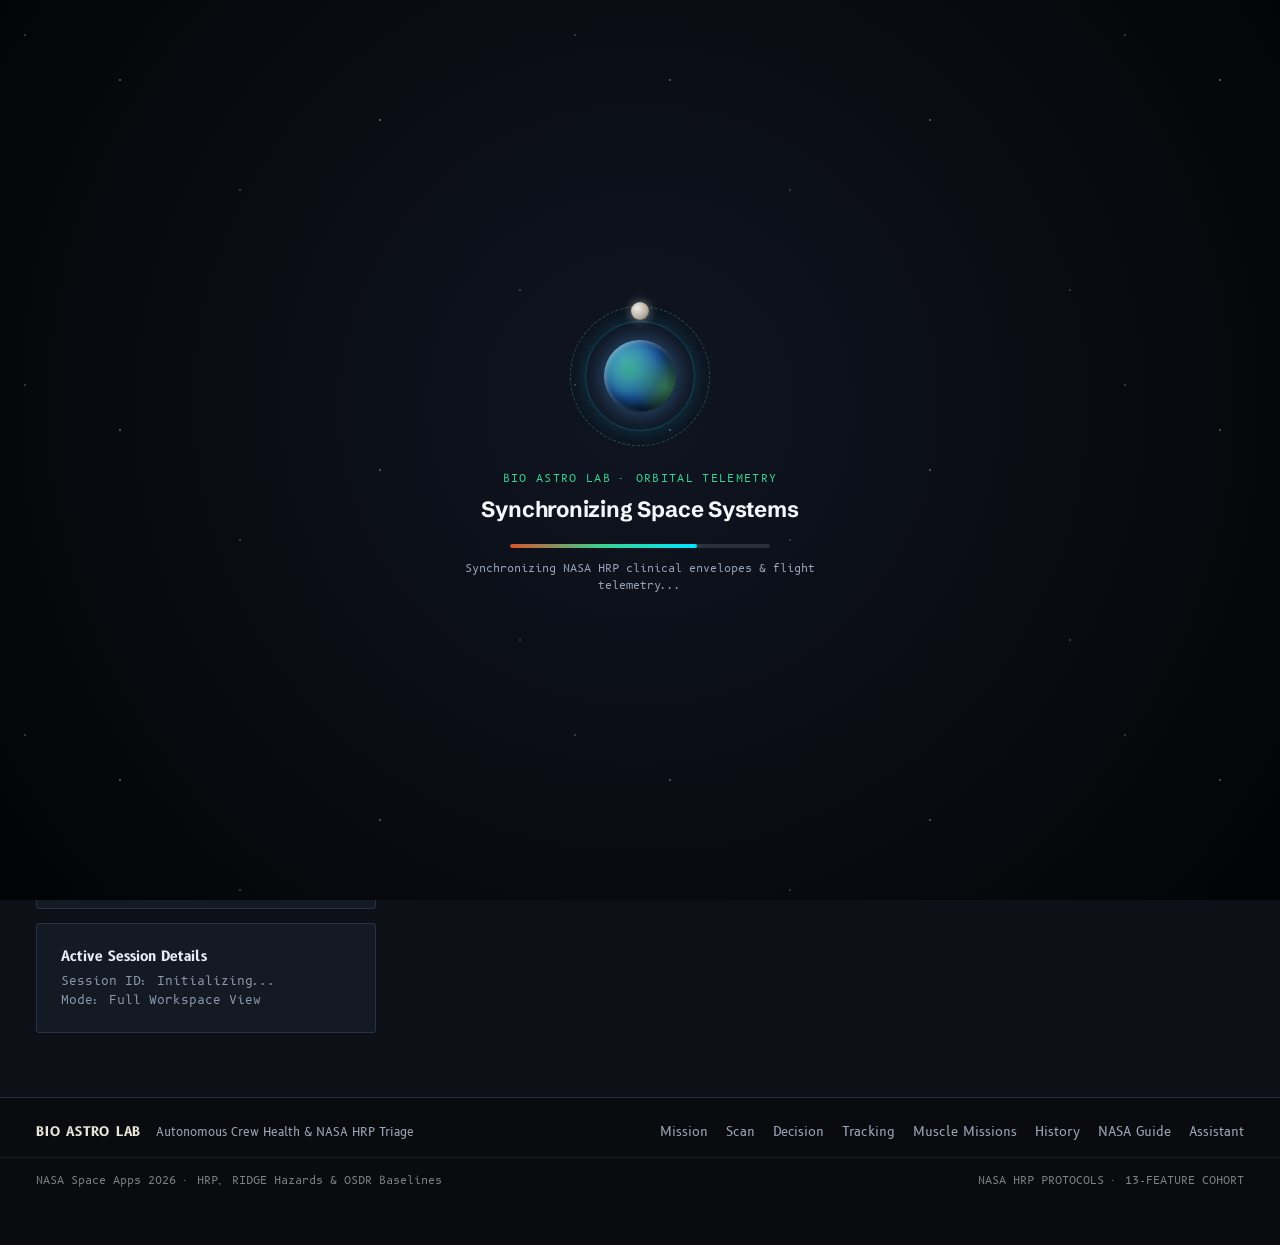
<file: assistant.html>
<!DOCTYPE html>
<html lang="en">
<head>
  <meta charset="UTF-8">
  <meta name="viewport" content="width=device-width, initial-scale=1.0">
  <title>Bio Astro Lab — Mission Assistant</title>
  <link rel="icon" href="assets/favicon.svg" type="image/svg+xml">
  <link rel="alternate icon" href="favicon.ico">
  <link rel="stylesheet" href="styles.css?v=20261115b">
</head>
<body class="app-shell">
  <header id="appHeader"></header>

  <main class="workspace-main">
    <div class="workspace-wrap">
      <div class="page-header-strip">
        <div>
          <span class="mono-num" style="font-size:11px;color:var(--accent-vermilion-paper);letter-spacing:0.06em;">CONTEXT-AWARE CREW COMPANION</span>
          <h1>Mission Assistant</h1>
        </div>
        <div style="display:flex;gap:10px;flex-wrap:wrap;align-items:center;">
          <select id="assistantModeSelect" class="input-field" aria-label="Select chat mode" style="width:auto;min-width:190px;">
            <option value="companion" selected>Open Discussion (Free Chat)</option>
            <option value="session">Daily Check-in (7 Questions)</option>
          </select>
          <select id="assistantCrewSelect" class="input-field" aria-label="Select active crew member" style="width:auto;min-width:210px;"></select>
          <button id="restartChatSessionBtn" type="button" class="btn-outline" style="white-space:nowrap;">New Conversation</button>
          <a href="scan.html" class="btn-primary" style="white-space:nowrap;">Run Health Scan &rarr;</a>
        </div>
      </div>

      <div class="assistant-grid">
        <aside class="assistant-sidebar">
          <section class="ledger-card">
            <div style="display:flex;justify-content:space-between;align-items:center;gap:8px;margin-bottom:10px;">
              <strong style="font-size:14px;">Chatbot Service</strong>
              <span id="chatBackendStatusPill" class="assistant-status-pill offline">Checking...</span>
            </div>
            <p id="chatBackendHelpText" style="font-size:12.5px;color:var(--ink-muted-paper);line-height:1.5;margin:0 0 12px;">
              Checking assistant backend connection or Offline NASA Copilot readiness...
            </p>
            <div style="display:flex;gap:8px;flex-wrap:wrap;margin-bottom:10px;">
              <button id="retryChatBackendBtn" type="button" class="btn-outline" style="font-size:12px;padding:7px 12px;">Check Connection</button>
              <button id="openOfflineFallbackBtn" type="button" class="btn-outline hidden" style="font-size:12px;padding:7px 12px;">Use Offline NASA Guide</button>
            </div>
            <div style="border-top:1px solid rgba(20,24,31,0.12);padding-top:10px;margin-top:8px;">
              <label for="chatApiBaseInput" style="display:block;font-size:11px;font-weight:600;letter-spacing:0.06em;text-transform:uppercase;color:var(--ink-muted-paper);margin-bottom:6px;">
                Deployed Backend URL (Optional)
              </label>
              <div style="display:flex;gap:6px;flex-wrap:wrap;align-items:center;">
                <input id="chatApiBaseInput" class="input-field" type="url" placeholder="https://your-chatbot.onrender.com"
                  style="flex:1 1 170px;min-width:0;padding:6px 9px;font-size:12px;" />
                <button id="saveChatApiBtn" type="button" class="btn-outline" style="font-size:11.5px;padding:6px 10px;">Save</button>
                <button id="resetChatApiBtn" type="button" class="btn-outline" style="font-size:11.5px;padding:6px 10px;">Reset</button>
              </div>
            </div>
          </section>

          <section class="ledger-card">
            <div style="display:flex;justify-content:space-between;align-items:center;gap:8px;margin-bottom:8px;">
              <strong style="font-size:14px;">Shared Mission Telemetry</strong>
              <span id="assistantEnvTag" class="mono-num" style="font-size:10.5px;color:var(--ink-muted-paper);">SPACE STATION</span>
            </div>
            <p style="font-size:12px;color:var(--ink-muted-paper);margin:0 0 10px;line-height:1.45;">
              Latest scan vitals and active crew context synchronize automatically.
            </p>
            <div id="assistantVitalsGrid" class="assistant-vitals-list"></div>
            <button id="syncTelemetryBtn" type="button" class="btn-outline" style="width:100%;margin-top:12px;font-size:12px;">Sync Latest Vitals Now</button>
          </section>

          <section class="ledger-card">
            <strong style="font-size:14px;display:block;margin-bottom:6px;">Active Session Details</strong>
            <div id="assistantSessionMeta" class="mono-num" style="font-size:11.5px;color:var(--ink-muted-paper);line-height:1.6;">
              Session ID: Initializing...<br>
              Mode: Full Workspace View
            </div>
          </section>
        </aside>

        <section class="assistant-chat-stage" aria-label="Mission Assistant Workspace">
          <div id="assistantChatMount" style="width:100%;height:100%;display:flex;"></div>
        </section>
      </div>
    </div>
  </main>

  <footer id="appFooter"></footer>

  <script src="nasa-data.js?v=20261115b"></script>
  <script src="ai-model.js?v=20261115b"></script>
  <script src="app-shell.js?v=20261115b"></script>
  <script src="Chat%20Bot/web/widget.js?v=20261115b"></script>
  <script src="assistant.js?v=20261115b"></script>
</body>
</html>
</file>
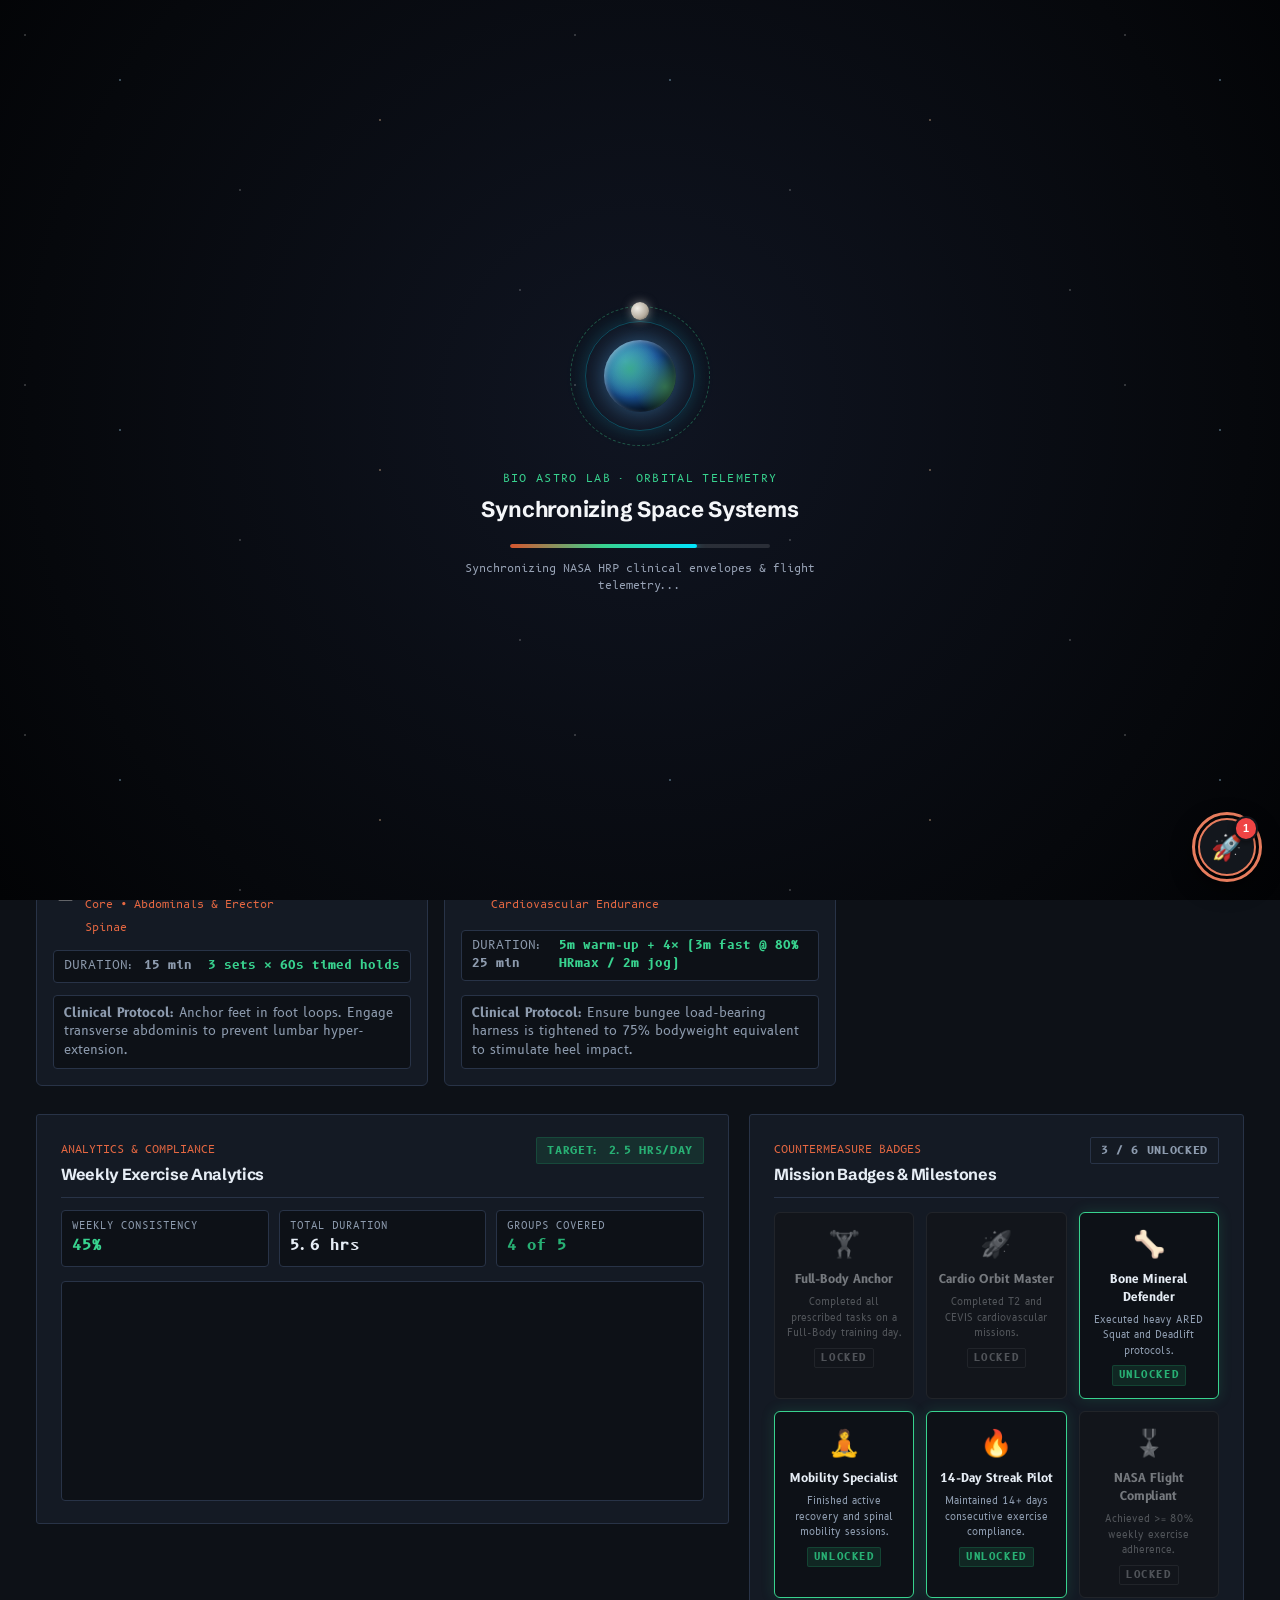
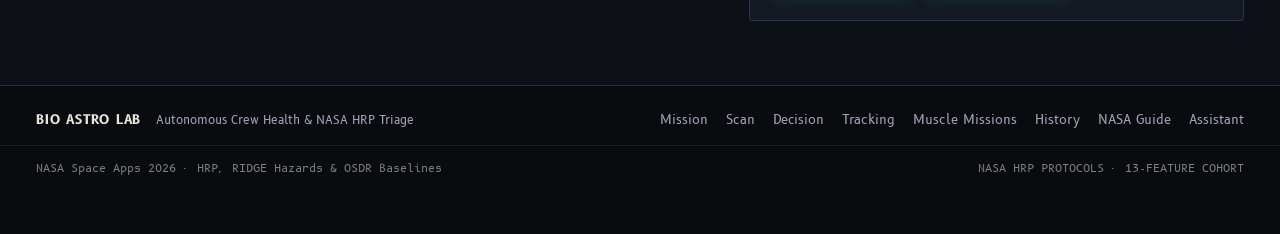
<file: astra.html>
<!DOCTYPE html>
<html lang="en">
<head>
  <meta charset="UTF-8">
  <meta name="viewport" content="width=device-width, initial-scale=1.0">
  <title>Bio Astro Lab — ASTRA Daily Muscle Missions</title>
  <link rel="icon" href="assets/favicon.svg" type="image/svg+xml">
  <link rel="alternate icon" href="favicon.ico">
  <link rel="stylesheet" href="styles.css?v=20261115b">
</head>
<body class="app-shell">
  <header id="appHeader"></header>

  <main class="workspace-main">
    <div class="workspace-wrap">
      <!-- Top Action Strip -->
      <div class="page-header-strip">
        <div>
          <span class="mono-num" style="font-size:11px;color:var(--accent-vermilion-paper);letter-spacing:0.06em;">MICROGRAVITY MUSCULOSKELETAL COUNTERMEASURES</span>
          <h1>ASTRA Daily Muscle Missions</h1>
        </div>
        <div style="display:flex;gap:10px;flex-wrap:wrap;align-items:center;">
          <button type="button" id="resetAstraTodayBtn" class="btn-secondary" style="font-size:12px;padding:6px 12px;">Reset Today's Tasks</button>
          <button type="button" id="resetAstraSeedBtn" class="btn-outline" style="font-size:12px;padding:6px 12px;">Reset to NASA Seed</button>
          <a href="tracking.html" class="btn-primary" style="white-space:nowrap;">&larr; Circadian Tracking</a>
        </div>
      </div>

      <!-- 1. Daily Dashboard Banner -->
      <section class="astra-banner" aria-label="ASTRA Mission Dashboard">
        <div style="display:flex;justify-content:space-between;align-items:flex-start;flex-wrap:wrap;gap:16px;">
          <div>
            <div style="display:flex;align-items:center;gap:10px;margin-bottom:6px;">
              <span class="badge badge-nominal mono-num" id="astraMissionStatus">MISSION NOMINAL</span>
              <span class="mono-num" style="font-size:11.5px;color:var(--ink-muted-dark);" id="astraDateStr">Sol 48 · Cycle Week 7</span>
            </div>
            <h2 style="font-size:22px;font-weight:700;margin:0 0 6px;color:#fff;" id="astraMissionTitle">Day 1: Full Body Microgravity Conditioning</h2>
            <p style="font-size:13px;color:var(--ink-muted-dark);max-width:680px;line-height:1.45;margin:0;" id="astraMissionSubtitle">
              Prescribed countermeasure to combat antigravity extensor muscle atrophy and maintain mobility.
            </p>
          </div>

          <div style="display:flex;gap:16px;text-align:right;">
            <div>
              <span class="mono-num" style="font-size:11px;color:var(--ink-muted-dark);display:block;">COMPLETION</span>
              <strong class="mono-num" id="astraCompletionPct" style="font-size:28px;font-weight:700;color:var(--accent-nominal-dark);">75%</strong>
            </div>
            <div>
              <span class="mono-num" style="font-size:11px;color:var(--ink-muted-dark);display:block;">TASKS DONE</span>
              <strong class="mono-num" id="astraTaskRatio" style="font-size:28px;font-weight:700;color:#fff;">3 / 4</strong>
            </div>
          </div>
        </div>

        <!-- Dynamic Progress Bar -->
        <div class="astra-progress-rail" role="progressbar" aria-valuenow="75" aria-valuemin="0" aria-valuemax="100">
          <div class="astra-progress-fill" id="astraProgressBar" style="width: 75%;"></div>
        </div>

        <!-- Motivational Guidance Quote -->
        <div style="display:flex;justify-content:space-between;align-items:center;flex-wrap:wrap;gap:8px;margin-top:8px;font-size:11.5px;color:var(--ink-muted-dark);">
          <div id="astraMotivationQuote">
            <span style="color:var(--accent-vermilion);">&#9656; NASA Flight Medicine:</span> "Regular high-load resistive training preserves bone mineral density and sarcomere density during long-duration flight."
          </div>
          <div class="mono-num" id="astraStreakCounter" style="color:var(--accent-nominal-dark);font-weight:600;">
            🔥 14-Day Consistency Streak
          </div>
        </div>
      </section>

      <!-- 2. Seven-Day Exercise Schedule Strip -->
      <section style="margin-bottom:20px;">
        <div style="display:flex;justify-content:space-between;align-items:center;margin-bottom:10px;">
          <span class="mono-num" style="font-size:11.5px;font-weight:700;color:var(--ink-muted-paper);">SEVEN-DAY ASTRONAUT TRAINING SCHEDULE (SELECT DAY)</span>
          <span class="mono-num" style="font-size:11px;color:var(--ink-muted-paper);">ARED · T2 · CEVIS PROTOCOLS</span>
        </div>
        <div class="day-selector-strip" id="astraDaySelectorStrip">
          <!-- Populated by astra.js -->
        </div>
      </section>

      <!-- 3. Category Filter Buttons -->
      <div style="display:flex;justify-content:space-between;align-items:center;flex-wrap:wrap;gap:10px;margin-bottom:16px;">
        <div style="display:flex;gap:6px;flex-wrap:wrap;" id="categoryFilterBar">
          <button type="button" class="btn-outline active cat-filter-btn" data-cat="all" style="font-size:11.5px;padding:4px 10px;">All Tasks</button>
          <button type="button" class="btn-outline cat-filter-btn" data-cat="Lower Body" style="font-size:11.5px;padding:4px 10px;">Lower Body</button>
          <button type="button" class="btn-outline cat-filter-btn" data-cat="Upper Body – Push" style="font-size:11.5px;padding:4px 10px;">Upper Push</button>
          <button type="button" class="btn-outline cat-filter-btn" data-cat="Upper Body – Pull" style="font-size:11.5px;padding:4px 10px;">Upper Pull</button>
          <button type="button" class="btn-outline cat-filter-btn" data-cat="Core" style="font-size:11.5px;padding:4px 10px;">Core</button>
          <button type="button" class="btn-outline cat-filter-btn" data-cat="Additional Training" style="font-size:11.5px;padding:4px 10px;">Cardio &amp; Mobility</button>
        </div>
        <div class="mono-num" style="font-size:11px;color:var(--ink-muted-paper);" id="activeDayFocusSummary">
          Displaying Day 1: Full Body Training
        </div>
      </div>

      <!-- 4. Interactive Exercise Checklist (Task Cards) -->
      <section aria-label="Exercise Task Checklist">
        <div class="exercise-cards-grid" id="exerciseCardsGrid">
          <!-- Populated by astra.js -->
        </div>
      </section>

      <!-- 5. Weekly Analytics & Gamification Grid -->
      <div style="display:grid;grid-template-columns:1.4fr 1fr;gap:20px;margin-top:28px;align-items:start;">
        <!-- Weekly Progress Analytics -->
        <section class="ledger-card">
          <div style="display:flex;justify-content:space-between;align-items:flex-start;margin-bottom:12px;padding-bottom:10px;border-bottom:1px solid var(--border-paper);">
            <div>
              <span class="mono-num" style="font-size:11px;color:var(--accent-vermilion-paper);">ANALYTICS &amp; COMPLIANCE</span>
              <h3 style="font-size:16px;margin:2px 0 0;">Weekly Exercise Analytics</h3>
            </div>
            <span class="badge badge-nominal mono-num">Target: 2.5 hrs/day</span>
          </div>

          <!-- KPI Mini Cards -->
          <div style="display:grid;grid-template-columns:repeat(3, 1fr);gap:10px;margin-bottom:14px;">
            <div style="background:var(--bg-paper);padding:8px 10px;border:1px solid var(--border-paper);border-radius:4px;">
              <span class="mono-num" style="font-size:10px;color:var(--ink-muted-paper);display:block;">WEEKLY CONSISTENCY</span>
              <strong class="mono-num" id="statWeeklyConsistency" style="font-size:15px;color:var(--accent-nominal-dark);">92%</strong>
            </div>
            <div style="background:var(--bg-paper);padding:8px 10px;border:1px solid var(--border-paper);border-radius:4px;">
              <span class="mono-num" style="font-size:10px;color:var(--ink-muted-paper);display:block;">TOTAL DURATION</span>
              <strong class="mono-num" id="statTotalDuration" style="font-size:15px;">14.2 hrs</strong>
            </div>
            <div style="background:var(--bg-paper);padding:8px 10px;border:1px solid var(--border-paper);border-radius:4px;">
              <span class="mono-num" style="font-size:10px;color:var(--ink-muted-paper);display:block;">GROUPS COVERED</span>
              <strong class="mono-num" id="statGroupsCovered" style="font-size:15px;color:var(--accent-nominal);">5 of 5</strong>
            </div>
          </div>

          <!-- Weekly Completion Chart -->
          <div style="position:relative;height:220px;width:100%;background:var(--bg-paper);border:1px solid var(--border-paper);border-radius:4px;padding:10px;">
            <canvas id="weeklyProgressChart"></canvas>
          </div>
        </section>

        <!-- Gamification & Achievement Badges Rack -->
        <section class="ledger-card">
          <div style="display:flex;justify-content:space-between;align-items:flex-start;margin-bottom:12px;padding-bottom:10px;border-bottom:1px solid var(--border-paper);">
            <div>
              <span class="mono-num" style="font-size:11px;color:var(--accent-vermilion-paper);">COUNTERMEASURE BADGES</span>
              <h3 style="font-size:16px;margin:2px 0 0;">Mission Badges &amp; Milestones</h3>
            </div>
            <span class="badge badge-ghost mono-num" id="unlockedBadgesCount">4 / 6 Unlocked</span>
          </div>

          <div class="badges-rack" id="badgesRack">
            <!-- Populated by astra.js -->
          </div>
        </section>
      </div>
    </div>
  </main>

  <footer id="appFooter"></footer>

  <script src="nasa-data.js"></script>
  <script src="ai-model.js"></script>
  <script src="app-shell.js?v=20261115b"></script>
  <script src="assets/chart.umd.min.js"></script>
  <script src="astra.js"></script>
</body>
</html>
</file>
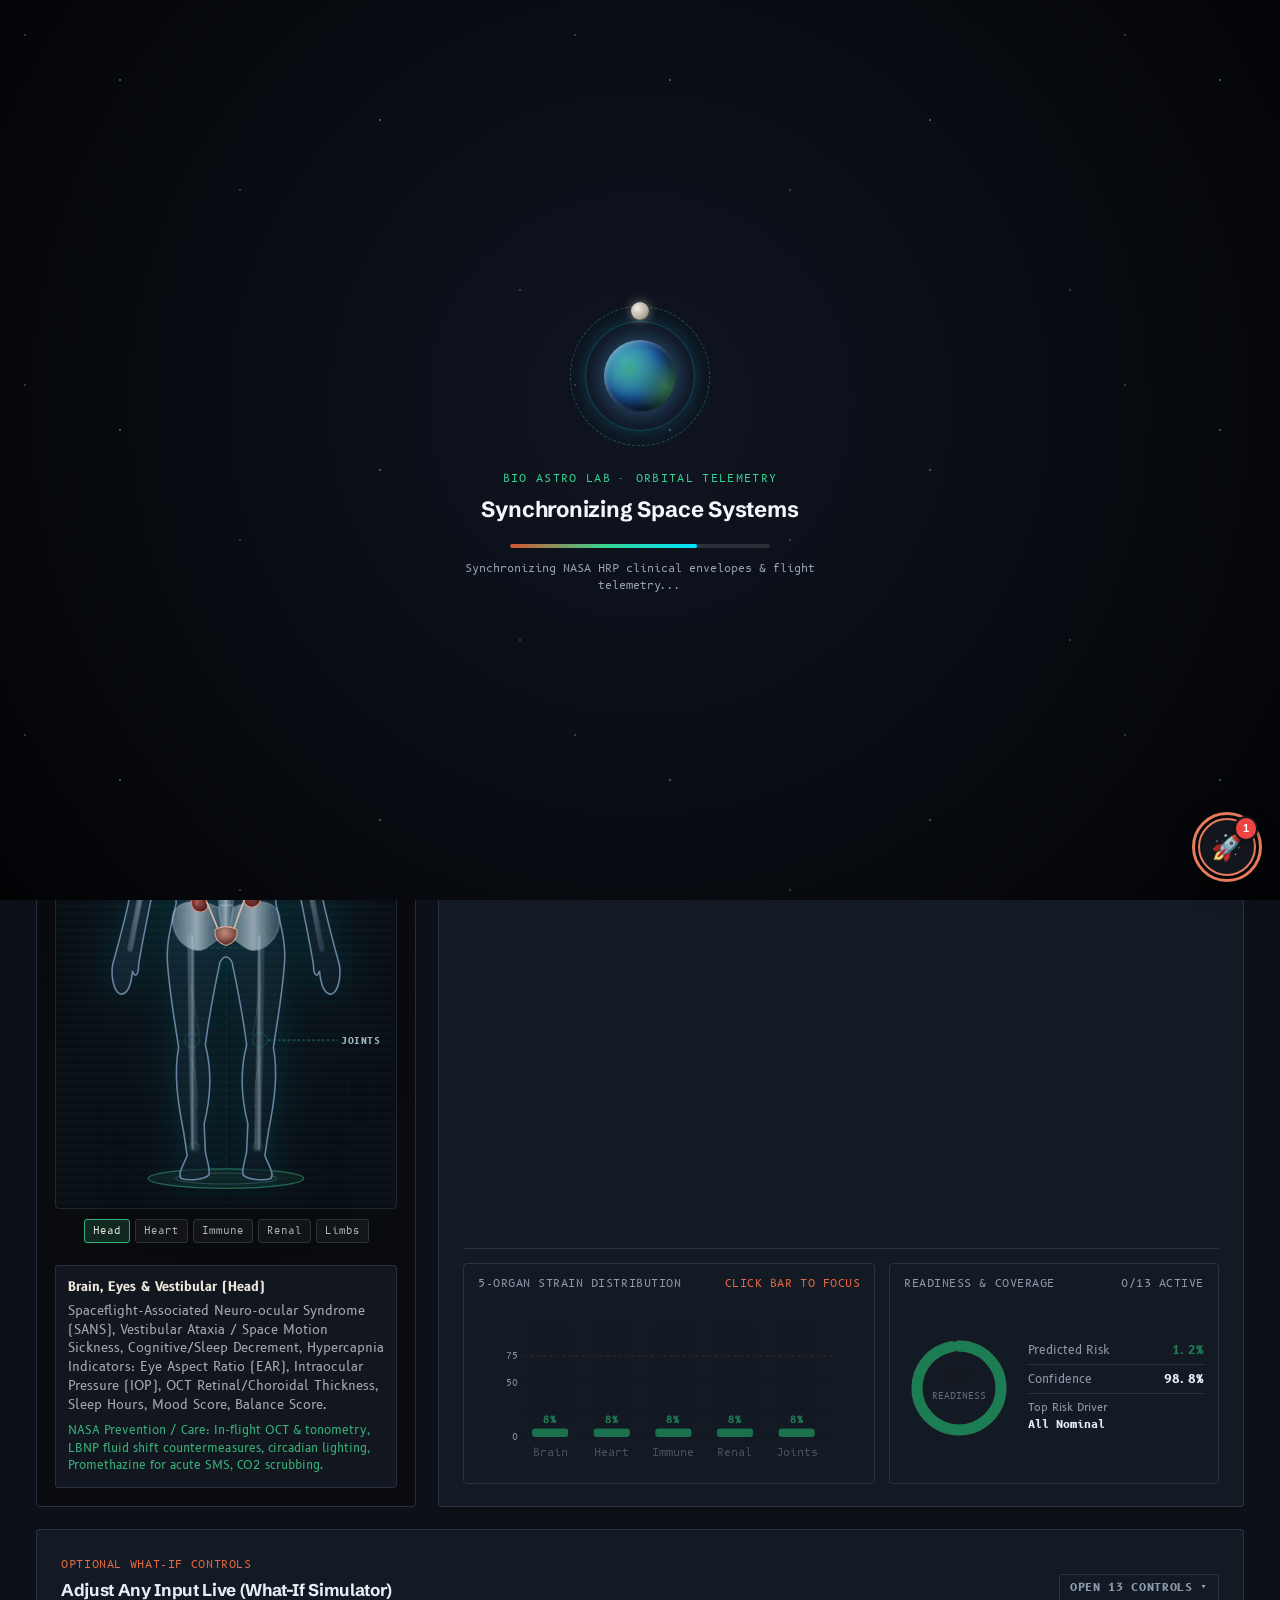
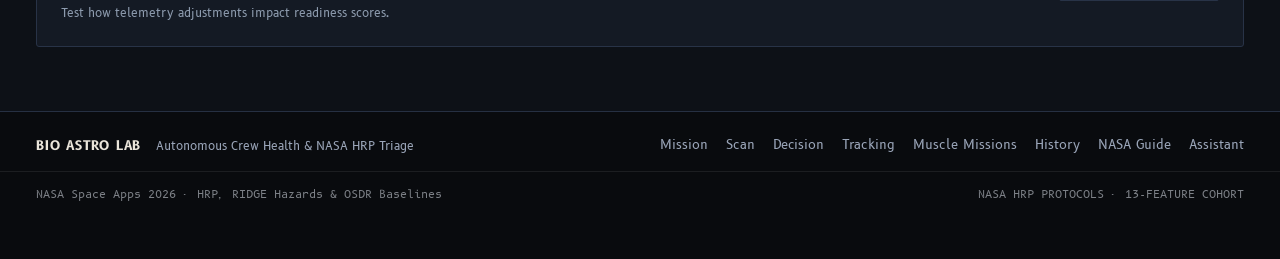
<file: decision.html>
<!DOCTYPE html>
<html lang="en">
<head>
  <meta charset="UTF-8">
  <meta name="viewport" content="width=device-width, initial-scale=1.0">
  <title>Bio Astro Lab — Clinical Evaluation &amp; Body Hologram</title>
  <link rel="icon" href="assets/favicon.svg" type="image/svg+xml">
  <link rel="alternate icon" href="favicon.ico">
  <link rel="stylesheet" href="styles.css?v=20261115b">
</head>
<body class="app-shell">
  <header id="appHeader"></header>

  <main class="workspace-main">
    <div class="workspace-wrap">
      <div class="page-header-strip">
        <div>
          <span class="mono-num" style="font-size:11px;color:var(--accent-vermilion-paper);letter-spacing:0.06em;">STAGE 03 · AUTONOMOUS TRIAGE SUMMARY</span>
          <h1 data-i18n="decision.title">Physiological Decision &amp; Body Inspector</h1>
        </div>
        <div class="no-print" style="display:flex;gap:10px;flex-wrap:wrap;">
          <a href="scan.html" class="btn-secondary" data-i18n="decision.back">&larr; Back to Scan</a>
          <button type="button" id="printReportBtn" class="btn-secondary" data-i18n="decision.print">Print / Save PDF Report</button>
          <button type="button" id="saveHistoryBtn" class="btn-primary" data-i18n="decision.save">Save to History</button>
        </div>
      </div>

      <!-- Empty Session Recovery Banner -->
      <section id="emptySessionBanner" class="env-context-banner hidden no-print">
        <div>
          <strong>No Active Check-in Telemetry Found</strong>
          <p style="font-size:12.5px;color:var(--ink-muted-paper);margin-top:3px;">
            Start a check-in in Scan (enter Stage 1 vitals and optional Stage 2 camera check), or load a sample profile below.
          </p>
        </div>
        <div style="display:flex;gap:8px;flex-wrap:wrap;">
          <a href="scan.html" class="btn-primary" style="padding:7px 14px;font-size:12px;">Open Health Scan</a>
          <button type="button" id="loadDecisionSampleBtn" class="btn-secondary" style="padding:7px 14px;font-size:12px;">Load Example Profile</button>
        </div>
      </section>

      <!-- Top Verdict, Quick Takeaways & Top 3 NASA Risk Tags -->
      <section class="ledger-card" style="margin-bottom:22px;">
        <div style="display:flex;flex-wrap:wrap;justify-content:space-between;align-items:center;gap:16px;padding-bottom:14px;border-bottom:1px solid var(--border-paper);">
          <div>
            <div class="mono-num" style="font-size:11px;color:var(--ink-muted-paper);">
              CREW: <strong id="decCrewText">C001</strong> · ENVIRONMENT: <span id="decEnvText">SPACE STATION</span>
            </div>
            <div style="display:flex;align-items:center;gap:12px;margin-top:6px;flex-wrap:wrap;">
              <span id="step3StatusBadge" class="badge badge-nominal" style="font-size:13px;padding:6px 14px;">STANDBY</span>
              <span class="mono-num" style="font-size:13px;">Risk Score: <strong id="riskProbDisplay">--%</strong></span>
              <span class="mono-num" style="font-size:13px;">Confidence: <strong id="confidenceDisplay">--%</strong></span>
              <span class="mono-num" id="modelVersionDisplay" style="font-size:11.5px;color:var(--ink-muted-paper);">Clinical Protocol v3.0</span>
            </div>
          </div>
          <a href="history.html" class="btn-secondary no-print" data-i18n="decision.history">Open History &amp; Trends &rarr;</a>
        </div>

        <!-- Top 3 Plain-Language Key Takeaways -->
        <div id="decisionQuickTakeaways" class="quick-takeaways-box"></div>

        <div style="margin-top:12px;">
          <div class="mono-num" style="font-size:11px;color:var(--ink-muted-paper);margin-bottom:6px;">TOP PRIORITY NASA RISK FLAGS</div>
          <div id="decisionRiskBadges" style="display:flex;flex-wrap:wrap;gap:8px;"></div>
        </div>
      </section>

      <!-- Top Split: Interactive Astronaut Hologram (Left) + Full-Width Feature Contributions (Right) -->
      <div class="decision-top-grid">
        <!-- Left: Hologram with Captured Visor & System Inspector -->
        <aside class="hologram-card" style="display:flex;flex-direction:column;justify-content:space-between;">
          <div>
            <div style="display:flex;justify-content:space-between;align-items:center;margin-bottom:10px;">
              <div>
                <div class="mono-num" style="font-size:11px;color:#E77C5D;letter-spacing:0.06em;">ANATOMICAL TRIAGE MAP</div>
                <strong style="font-size:15px;">Astronaut Body Hologram</strong>
              </div>
              <span id="visorStatusTag" class="badge badge-ghost">Visor Empty</span>
            </div>

            <div class="hologram-svg-wrap" data-hologram-mount data-visor-clip="decisionVisorClip" data-visor-img="decisionVisorImg" data-grid="decHoloGrid"></div>

            <div class="holo-pill-bar" aria-label="Select anatomical organ system">
              <button type="button" class="holo-pill active" data-holo-pill="head">Head</button>
              <button type="button" class="holo-pill" data-holo-pill="cardio">Heart</button>
              <button type="button" class="holo-pill" data-holo-pill="immune">Immune</button>
              <button type="button" class="holo-pill" data-holo-pill="renal">Renal</button>
              <button type="button" class="holo-pill" data-holo-pill="musculoskeletal">Limbs</button>
            </div>
          </div>

          <div id="holoSysDetailCard" style="background:var(--bg-elevated-dark);border:1px solid var(--border-dark);border-radius:3px;padding:12px;font-size:12.5px;margin-top:12px;">
            <strong id="decHoloTitle" style="color:#EAE5DA;display:block;margin-bottom:5px;">Brain, Eyes &amp; Vestibular (SANS)</strong>
            <p id="decHoloDesc" style="color:#A5A9B0;line-height:1.5;margin-bottom:8px;"></p>
            <div id="decHoloCountermeasure" style="color:#38B07B;font-size:12px;line-height:1.45;"></div>
          </div>
        </aside>

        <!-- Right: Spacious SHAP Feature Contributions & Analytical Charts -->
        <section class="ledger-card" style="display:flex;flex-direction:column;justify-content:space-between;">
          <div>
            <div style="display:flex;justify-content:space-between;align-items:flex-start;margin-bottom:10px;flex-wrap:wrap;gap:8px;">
              <div>
                <span class="mono-num" style="font-size:10.5px;color:var(--accent-vermilion-paper);letter-spacing:0.06em;">PHYSIOLOGICAL RISK ATTRIBUTION &amp; SYSTEM STRAIN</span>
                <h2 style="font-size:17px;margin-top:2px;">Physiological Risk Drivers &amp; System Impact</h2>
                <p style="font-size:12px;color:var(--ink-muted-paper);">Vermilion bars indicate elevated strain; emerald bars indicate protective baselines.</p>
              </div>
              <div style="display:flex;gap:6px;align-items:center;">
                <span class="badge badge-nominal" style="font-size:10px;">▼ Protective</span>
                <span class="badge badge-critical" style="font-size:10px;">▲ Risk Driver</span>
              </div>
            </div>

            <div class="shap-chart-header-row">
              <span>Biomarker Channel</span>
              <span style="text-align:right;">Value</span>
              <span style="text-align:center;">&larr; Protective | Risk Shift &rarr;</span>
              <span style="text-align:right;">SHAP &Delta;</span>
            </div>
            <div id="shapWaterfallList" style="display:flex;flex-direction:column;gap:4px;"></div>
          </div>

          <div class="shap-subcharts-grid">
            <div class="subchart-card">
              <div class="subchart-title">
                <span>5-Organ Strain Distribution</span>
                <span style="color:var(--accent-vermilion-paper);">Click bar to focus</span>
              </div>
              <div id="organStrainChart" style="min-height:165px;display:flex;align-items:center;justify-content:center;"></div>
            </div>

            <div class="subchart-card">
              <div class="subchart-title">
                <span>Readiness &amp; Coverage</span>
                <span id="channelCoveragePill" class="mono-num">0/13 Active</span>
              </div>
              <div id="readinessDonutChart" style="min-height:165px;display:flex;align-items:center;justify-content:center;"></div>
            </div>
          </div>
        </section>
      </div>

      <!-- Collapsible Countermeasure & What-If Simulator (Keeps page clean by default) -->
      <details class="ledger-card simulator-drawer no-print">
        <summary class="simulator-summary">
          <div>
            <span class="mono-num" style="font-size:10.5px;color:var(--accent-vermilion-paper);letter-spacing:0.06em;">OPTIONAL WHAT-IF CONTROLS</span>
            <h2 style="font-size:17px;margin-top:2px;" data-i18n="decision.sim.toggle">Adjust Any Input Live (What-If Simulator)</h2>
            <p style="font-size:12px;color:var(--ink-muted-paper);margin:2px 0 0;">Test how telemetry adjustments impact readiness scores.</p>
          </div>
          <span class="badge badge-ghost simulator-pill">Open 13 Controls &#9662;</span>
        </summary>
        <div style="margin-top:16px;padding-top:14px;border-top:1px solid var(--border-paper);">
          <div style="display:flex;justify-content:flex-end;margin-bottom:12px;">
            <button type="button" id="resetBaselineBtn" class="btn-secondary" style="padding:7px 14px;font-size:12px;">Reset to Scanned Baseline</button>
          </div>
          <div id="whatIfGrid" class="sim-grid-wide"></div>
        </div>
      </details>
    </div>
  </main>

  <footer id="appFooter"></footer>

  <script src="nasa-data.js"></script>
  <script src="ai-model.js"></script>
  <script src="app-shell.js?v=20261115b"></script>
  <script src="decision.js"></script>
</body>
</html>
</file>
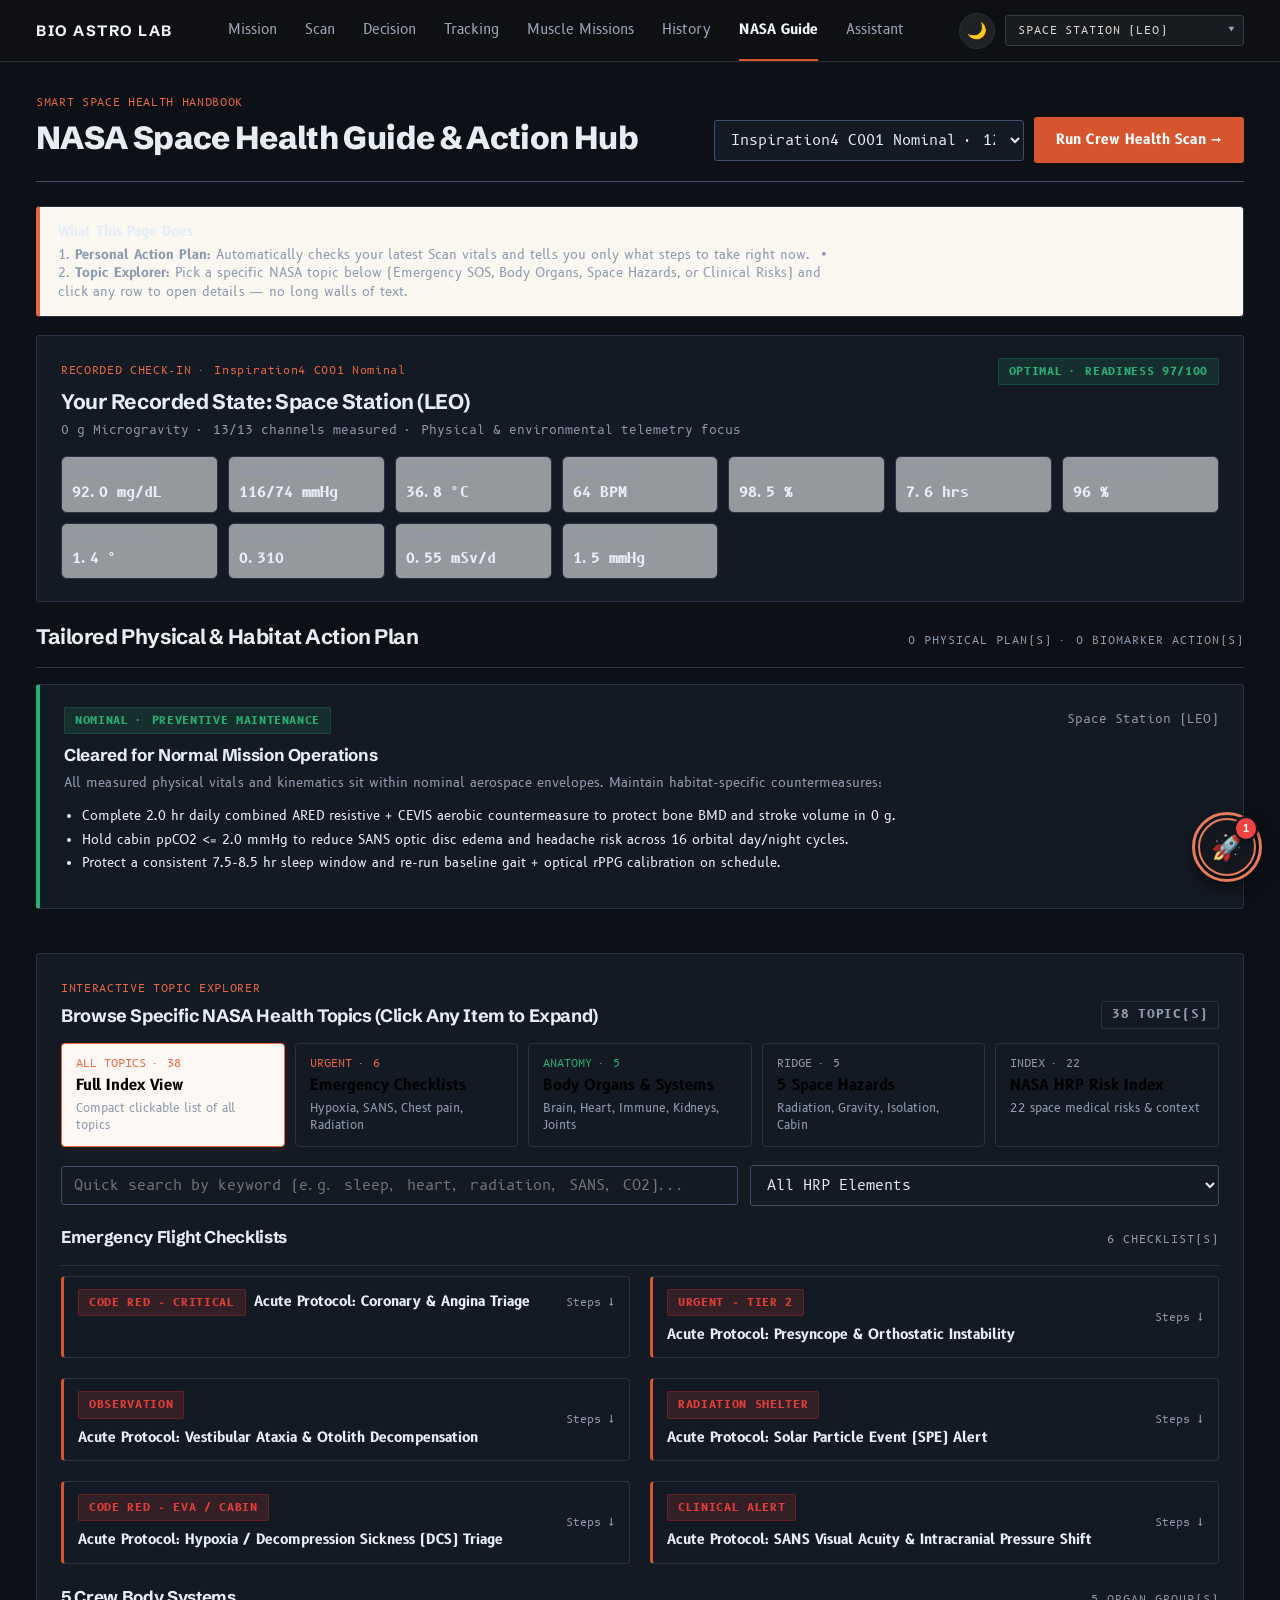
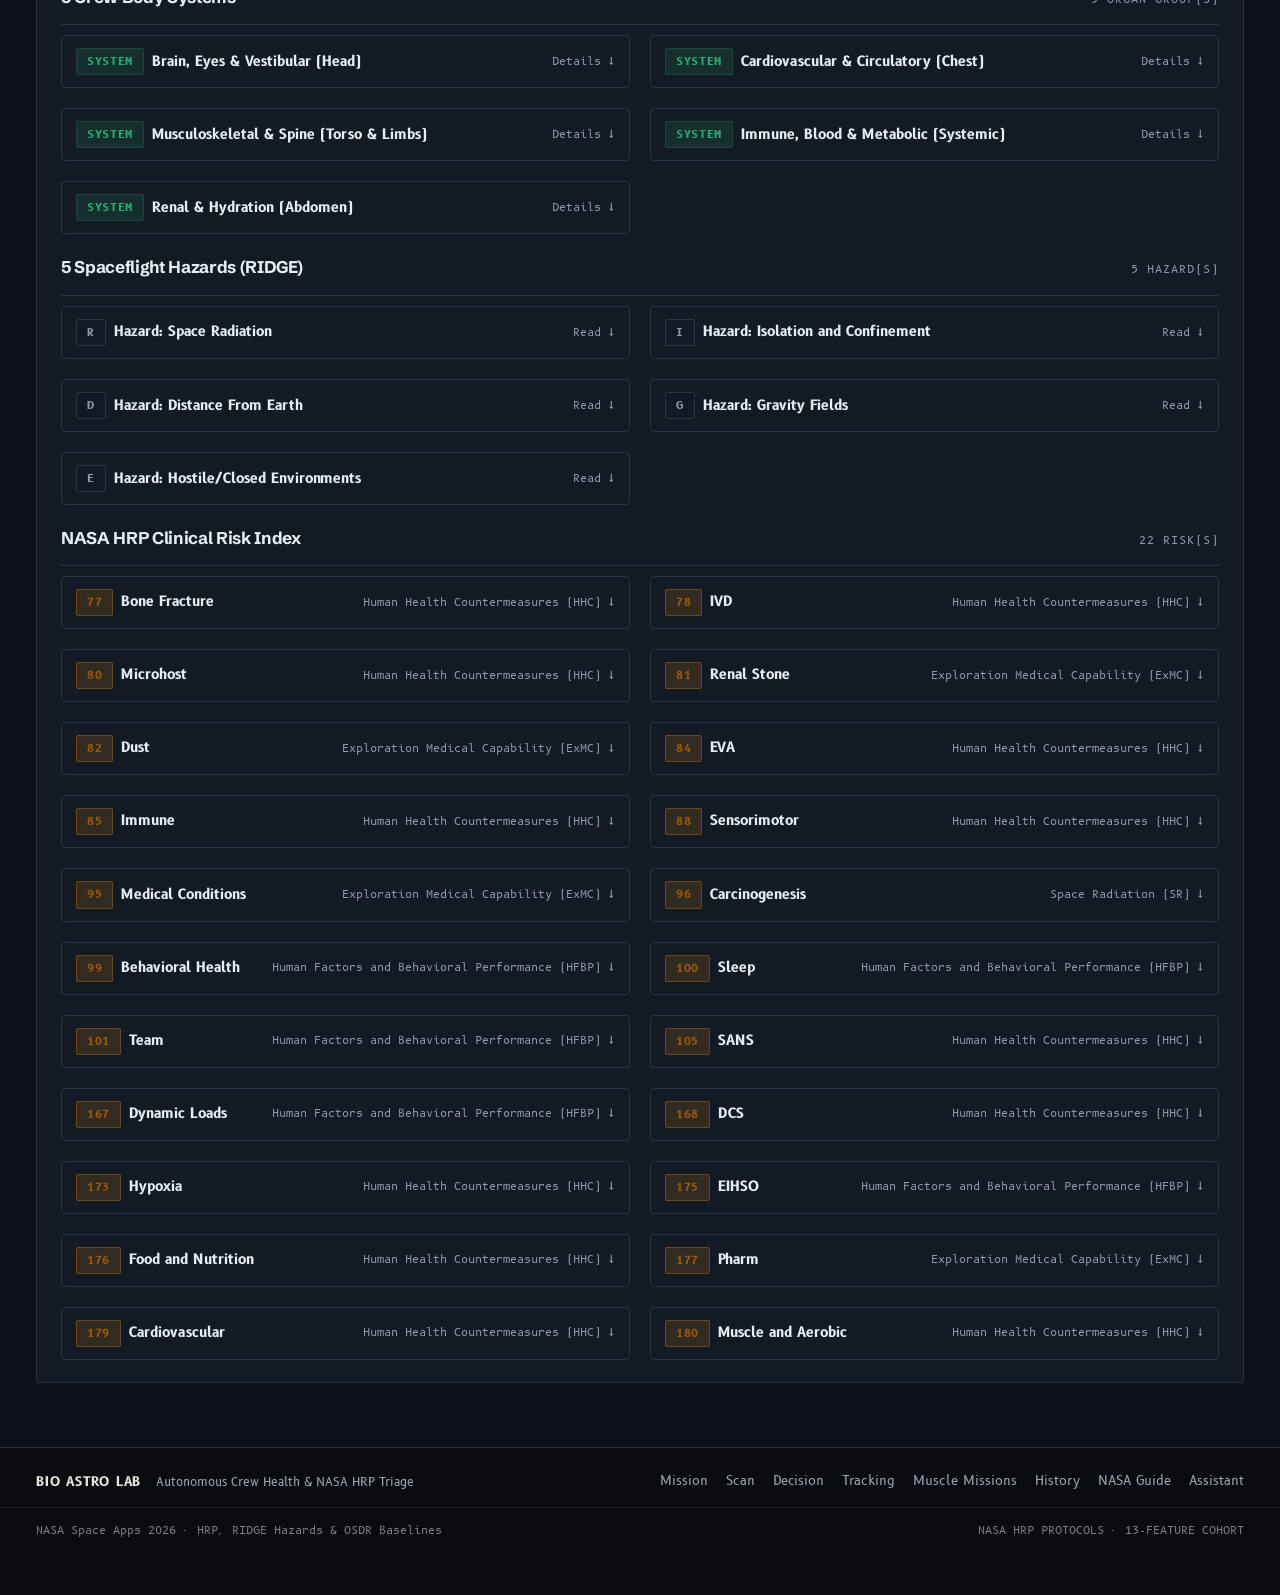
<file: guide.html>
<!DOCTYPE html>
<html lang="en">
<head>
  <meta charset="UTF-8">
  <meta name="viewport" content="width=device-width, initial-scale=1.0">
  <title>Bio Astro Lab — NASA HRP Clinical Guide &amp; Emergency Protocols</title>
  <link rel="icon" href="assets/favicon.svg" type="image/svg+xml">
  <link rel="alternate icon" href="favicon.ico">
  <link rel="stylesheet" href="styles.css?v=20261115b">
</head>
<body class="app-shell">
  <header id="appHeader"></header>

  <main class="workspace-main">
    <div class="workspace-wrap">
      <div class="page-header-strip">
        <div>
          <span class="mono-num" style="font-size:11px;color:var(--accent-vermilion-paper);letter-spacing:0.06em;">SMART SPACE HEALTH HANDBOOK</span>
          <h1 data-i18n="guide.title">NASA Space Health Guide &amp; Action Hub</h1>
        </div>
        <div style="display:flex;gap:10px;flex-wrap:wrap;align-items:center;justify-content:flex-end;">
          <select id="personalSourceSelect" class="input-field" aria-label="Select crew data source" style="width:auto;min-width:220px;max-width:310px;"></select>
          <a href="scan.html" class="btn-primary" style="white-space:nowrap;" data-i18n="guide.scan">Run Crew Health Scan &rarr;</a>
        </div>
      </div>

      <!-- Clear explanation of what NASA Guide does -->
      <section class="guide-purpose-banner" aria-label="How NASA Guide works">
        <div style="max-width:780px;">
          <strong style="font-size:14px;display:block;margin-bottom:3px;">What This Page Does</strong>
          <p style="font-size:13px;color:var(--ink-muted-paper);line-height:1.45;margin:0;">
            1. <strong>Personal Action Plan:</strong> Automatically checks your latest Scan vitals and tells you only what steps to take right now. &nbsp;&bull;&nbsp;
            2. <strong>Topic Explorer:</strong> Pick a specific NASA topic below (Emergency SOS, Body Organs, Space Hazards, or Clinical Risks) and click any row to open details — no long walls of text.
          </p>
        </div>
      </section>

      <!-- Personalized Action Guide built from recorded Physical & Habitat telemetry -->
      <section id="personalGuideSection" style="display:flex;flex-direction:column;gap:18px;margin-bottom:26px;">
        <div id="personalSnapshotCard" class="ledger-card"></div>
        <div id="personalCrossPlanWrap" style="display:flex;flex-direction:column;gap:12px;"></div>
        <div id="personalHrpWrap" style="display:flex;flex-direction:column;gap:12px;"></div>
      </section>

      <!-- Focused Interactive NASA Topic Explorer -->
      <section id="referenceLibraryDrawer" class="ledger-card">
        <div style="display:flex;justify-content:space-between;align-items:flex-end;gap:12px;flex-wrap:wrap;margin-bottom:14px;">
          <div>
            <span class="mono-num" style="font-size:11px;color:var(--accent-vermilion-paper);letter-spacing:0.06em;">INTERACTIVE TOPIC EXPLORER</span>
            <h2 style="font-size:18px;margin-top:2px;">Browse Specific NASA Health Topics (Click Any Item to Expand)</h2>
          </div>
          <span class="mono-num badge badge-ghost" id="guideMatchCount" style="font-size:12px;">38 items</span>
        </div>

        <!-- Topic Hub Shortcut Tiles -->
        <div class="guide-topic-grid" id="guideCategoryTabs">
          <button type="button" class="guide-topic-tile active" data-guide-tab="all">
            <span class="mono-num" style="font-size:10.5px;color:var(--accent-vermilion-paper);">ALL TOPICS · 38</span>
            <strong style="font-size:14.5px;">Full Index View</strong>
            <span style="font-size:12px;color:var(--ink-muted-paper);">Compact clickable list of all topics</span>
          </button>
          <button type="button" class="guide-topic-tile" data-guide-tab="protocols">
            <span class="mono-num" style="font-size:10.5px;color:var(--accent-vermilion-paper);">URGENT · 6</span>
            <strong style="font-size:14.5px;">Emergency Checklists</strong>
            <span style="font-size:12px;color:var(--ink-muted-paper);">Hypoxia, SANS, Chest pain, Radiation</span>
          </button>
          <button type="button" class="guide-topic-tile" data-guide-tab="systems">
            <span class="mono-num" style="font-size:10.5px;color:var(--accent-nominal);">ANATOMY · 5</span>
            <strong style="font-size:14.5px;">Body Organs &amp; Systems</strong>
            <span style="font-size:12px;color:var(--ink-muted-paper);">Brain, Heart, Immune, Kidneys, Joints</span>
          </button>
          <button type="button" class="guide-topic-tile" data-guide-tab="hazards">
            <span class="mono-num" style="font-size:10.5px;color:var(--ink-muted-paper);">RIDGE · 5</span>
            <strong style="font-size:14.5px;">5 Space Hazards</strong>
            <span style="font-size:12px;color:var(--ink-muted-paper);">Radiation, Gravity, Isolation, Cabin</span>
          </button>
          <button type="button" class="guide-topic-tile" data-guide-tab="hrp">
            <span class="mono-num" style="font-size:10.5px;color:var(--ink-muted-paper);">INDEX · 22</span>
            <strong style="font-size:14.5px;">NASA HRP Risk Index</strong>
            <span style="font-size:12px;color:var(--ink-muted-paper);">22 space medical risks &amp; context</span>
          </button>
        </div>

        <div style="display:grid;grid-template-columns:1fr auto;gap:12px;align-items:center;margin-bottom:18px;" class="guide-filter-row">
          <input id="guideSearchInput" class="input-field" type="search" placeholder="Quick search by keyword (e.g. sleep, heart, radiation, SANS, CO2)...">
          <select id="hrpElementSelect" class="input-field" aria-label="Filter by NASA HRP Element" style="min-width:210px;">
            <option value="all">All HRP Elements</option>
          </select>
        </div>

        <div id="guideSectionsWrap" style="display:flex;flex-direction:column;gap:20px;"></div>
      </section>
    </div>
  </main>

  <footer id="appFooter"></footer>

  <script src="nasa-data.js"></script>
  <script src="ai-model.js"></script>
  <script src="app-shell.js?v=20261115b"></script>
  <script src="guide.js"></script>
</body>
</html>
</file>
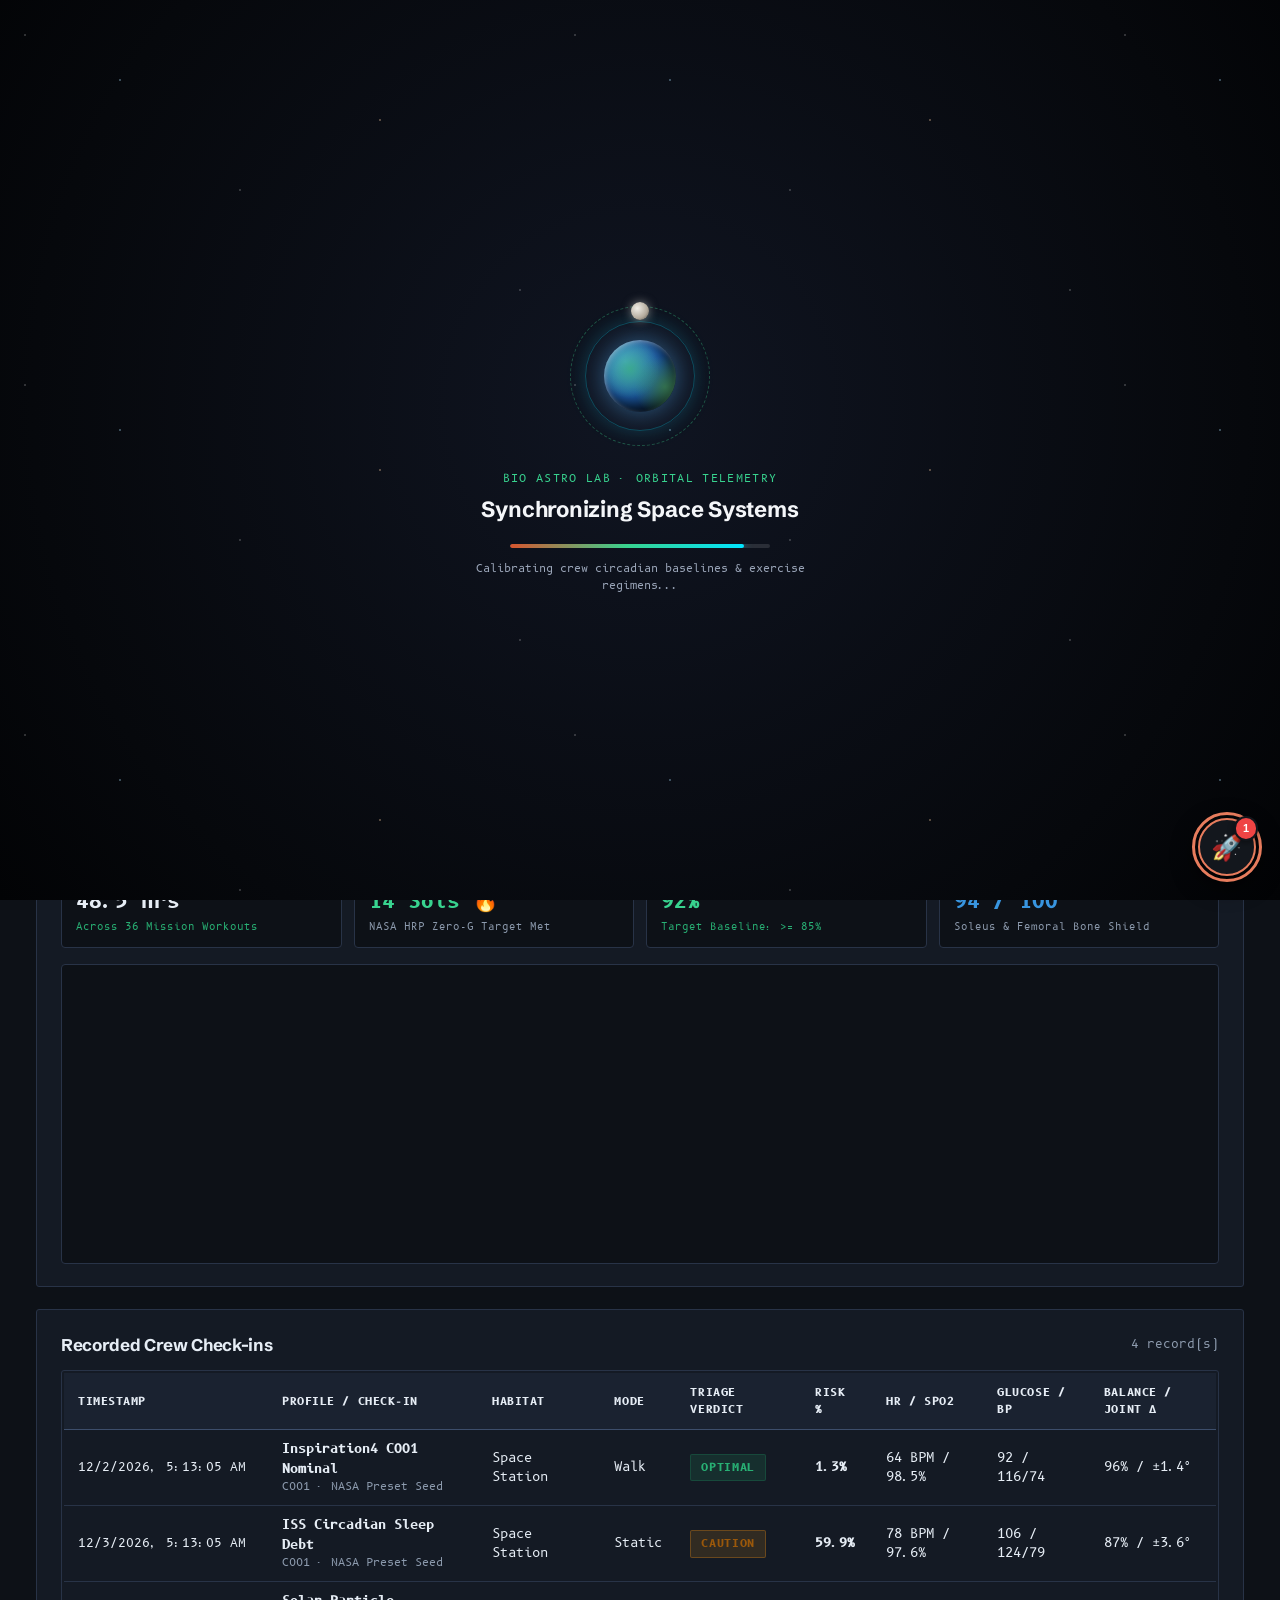
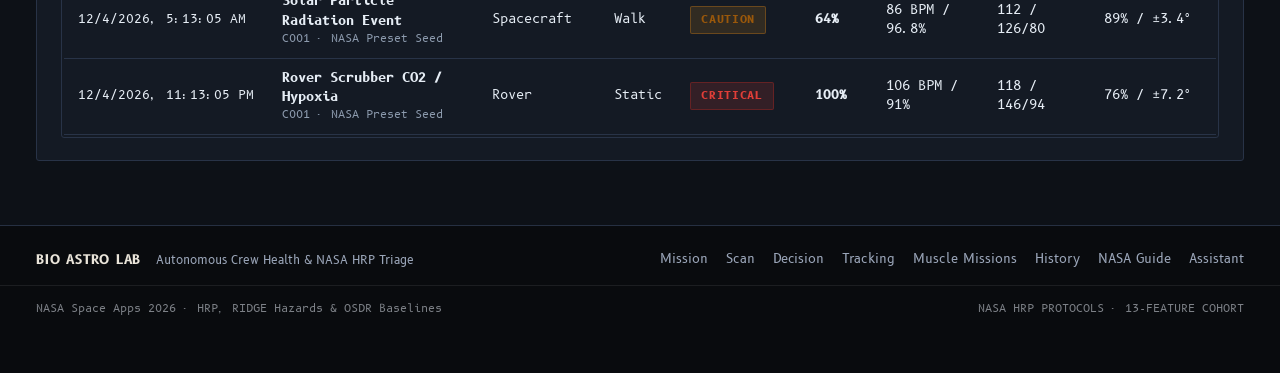
<file: history.html>
<!DOCTYPE html>
<html lang="en">
<head>
  <meta charset="UTF-8">
  <meta name="viewport" content="width=device-width, initial-scale=1.0">
  <title>Bio Astro Lab — Longitudinal History &amp; Multi-Series Trends</title>
  <link rel="icon" href="assets/favicon.svg" type="image/svg+xml">
  <link rel="alternate icon" href="favicon.ico">
  <link rel="stylesheet" href="styles.css?v=20261115b">
</head>
<body class="app-shell">
  <header id="appHeader"></header>

  <main class="workspace-main">
    <div class="workspace-wrap">
      <div class="page-header-strip">
        <div>
          <span class="mono-num" style="font-size:11px;color:var(--accent-vermilion-paper);letter-spacing:0.06em;">LONGITUDINAL ARCHIVE &amp; TELEMETRY PLOTS</span>
          <h1 data-i18n="history.title">Mission Physiological History</h1>
        </div>
        <div style="display:flex;gap:8px;flex-wrap:wrap;align-items:center;">
          <select id="historyCrewFilter" class="input-field" aria-label="Filter history by crew profile" style="width:auto;min-width:170px;padding:7px 10px;font-size:12.5px;">
            <option value="all">All Crew Members</option>
          </select>
          <button type="button" id="exportCsvBtn" class="btn-secondary">Export Sanitized CSV</button>
          <button type="button" id="resetSeedBtn" class="btn-secondary">Reset to NASA Seed</button>
          <a href="scan.html" class="btn-primary" data-i18n="history.new">+ New Check-in</a>
        </div>
      </div>

      <!-- Multi-Series Chart.js 4 Panel -->
      <section class="ledger-card" style="margin-bottom:22px;">
        <div style="display:flex;justify-content:space-between;align-items:center;flex-wrap:wrap;gap:12px;margin-bottom:10px;">
          <div>
            <h2 style="font-size:17px;">Health Trends Over Time</h2>
          </div>
          <div style="display:flex;gap:6px;flex-wrap:wrap;" id="chartGroupTabs">
            <button type="button" class="step-tab active" data-chart-group="readiness">Health Overview</button>
            <button type="button" class="step-tab" data-chart-group="cardio">Heart &amp; Oxygen</button>
            <button type="button" class="step-tab" data-chart-group="metabolic">Glucose &amp; Sleep</button>
            <button type="button" class="step-tab" data-chart-group="hazards">Radiation &amp; CO2</button>
          </div>
        </div>
        <div style="display:flex;justify-content:space-between;align-items:center;flex-wrap:wrap;gap:10px;margin-bottom:12px;">
          <p id="chartHintText" class="mono-num" style="font-size:11.5px;color:var(--accent-nominal);margin:0;"></p>
          <div class="chart-style-bar" id="chartStyleTabs" role="group" aria-label="Switch chart visual style">
            <span class="mono-num" style="font-size:10px;color:var(--ink-muted-paper);padding:0 6px;">VIEW:</span>
            <button type="button" class="chart-style-btn active" data-chart-style="line">Line</button>
            <button type="button" class="chart-style-btn" data-chart-style="bar">Bar</button>
            <button type="button" class="chart-style-btn" data-chart-style="area">Area</button>
            <button type="button" class="chart-style-btn" data-chart-style="hbar">Horiz. Bar</button>
          </div>
        </div>
        <div style="position:relative;height:360px;width:100%;">
          <canvas id="vitalsChart"></canvas>
          <div id="offlineSvgChartWrap" class="hidden" style="width:100%;height:360px;"></div>
        </div>
      </section>

      <!-- ASTRA Microgravity Training Achievements & Countermeasures Graph -->
      <section class="ledger-card" style="margin-bottom:22px;">
        <div style="display:flex;justify-content:space-between;align-items:flex-start;flex-wrap:wrap;gap:12px;margin-bottom:14px;padding-bottom:10px;border-bottom:1px solid var(--border-paper);">
          <div>
            <span class="mono-num" style="font-size:11px;color:var(--accent-vermilion-paper);letter-spacing:0.06em;">COUNTERMEASURE COMPLIANCE ARCHIVE</span>
            <h2 style="font-size:17px;margin:2px 0 0;">ASTRA Training Missions &amp; Musculoskeletal Achievements</h2>
          </div>
          <div style="display:flex;gap:8px;align-items:center;">
            <a href="astra.html" class="btn-primary" style="font-size:12px;padding:6px 14px;white-space:nowrap;">Open Muscle Missions &rarr;</a>
          </div>
        </div>

        <!-- 4 Milestone Achievement Metric Cards -->
        <div style="display:grid;grid-template-columns:repeat(auto-fit, minmax(180px, 1fr));gap:12px;margin-bottom:16px;">
          <div style="background:var(--bg-paper);padding:12px 14px;border:1px solid var(--border-paper);border-radius:4px;">
            <span class="mono-num" style="font-size:10.5px;color:var(--ink-muted-paper);display:block;">TOTAL WORKOUT DURATION</span>
            <strong class="mono-num" id="histTrainHours" style="font-size:20px;color:var(--ink-paper);">48.5 hrs</strong>
            <span class="mono-num" style="font-size:10px;color:var(--accent-nominal);display:block;margin-top:2px;">Across 36 Mission Workouts</span>
          </div>
          <div style="background:var(--bg-paper);padding:12px 14px;border:1px solid var(--border-paper);border-radius:4px;">
            <span class="mono-num" style="font-size:10.5px;color:var(--ink-muted-paper);display:block;">EXERCISE STREAK</span>
            <strong class="mono-num" id="histTrainStreak" style="font-size:20px;color:var(--accent-nominal-dark);">14 Sols 🔥</strong>
            <span class="mono-num" style="font-size:10px;color:var(--ink-muted-paper);display:block;margin-top:2px;">NASA HRP Zero-G Target Met</span>
          </div>
          <div style="background:var(--bg-paper);padding:12px 14px;border:1px solid var(--border-paper);border-radius:4px;">
            <span class="mono-num" style="font-size:10.5px;color:var(--ink-muted-paper);display:block;">WEEKLY ADHERENCE RATE</span>
            <strong class="mono-num" id="histTrainAdherence" style="font-size:20px;color:var(--accent-nominal-dark);">92%</strong>
            <span class="mono-num" style="font-size:10px;color:var(--accent-nominal);display:block;margin-top:2px;">Target Baseline: &gt;= 85%</span>
          </div>
          <div style="background:var(--bg-paper);padding:12px 14px;border:1px solid var(--border-paper);border-radius:4px;">
            <span class="mono-num" style="font-size:10.5px;color:var(--ink-muted-paper);display:block;">ATROPHY PROTECTION INDEX</span>
            <strong class="mono-num" id="histAtrophyIndex" style="font-size:20px;color:var(--accent-cobalt);">94 / 100</strong>
            <span class="mono-num" style="font-size:10px;color:var(--ink-muted-paper);display:block;margin-top:2px;">Soleus &amp; Femoral Bone Shield</span>
          </div>
        </div>

        <!-- The Cool Training Achievement Chart -->
        <div style="position:relative;height:300px;width:100%;background:var(--bg-paper);border:1px solid var(--border-paper);border-radius:4px;padding:12px;">
          <canvas id="trainingProgressChart"></canvas>
        </div>
      </section>

      <!-- Escaped Chronological Table -->
      <section class="ledger-card">
        <div style="display:flex;justify-content:space-between;align-items:center;margin-bottom:12px;flex-wrap:wrap;gap:10px;">
          <h2 style="font-size:17px;">Recorded Crew Check-ins</h2>
          <span class="mono-num" id="historyCountLabel" style="font-size:12px;color:var(--ink-muted-paper);">0 records</span>
        </div>
        <div class="data-table-wrap">
          <table class="ledger-table">
            <thead>
              <tr>
                <th>Timestamp</th>
                <th>Profile / Check-in</th>
                <th>Habitat</th>
                <th>Mode</th>
                <th>Triage Verdict</th>
                <th>Risk %</th>
                <th>HR / SpO2</th>
                <th>Glucose / BP</th>
                <th>Balance / Joint Δ</th>
              </tr>
            </thead>
            <tbody id="historyTableBody"></tbody>
          </table>
        </div>
      </section>
    </div>
  </main>

  <footer id="appFooter"></footer>

  <script src="nasa-data.js"></script>
  <script src="ai-model.js"></script>
  <script src="app-shell.js?v=20261115b"></script>
  <script src="assets/chart.umd.min.js"></script>
  <script src="history.js"></script>
</body>
</html>
</file>
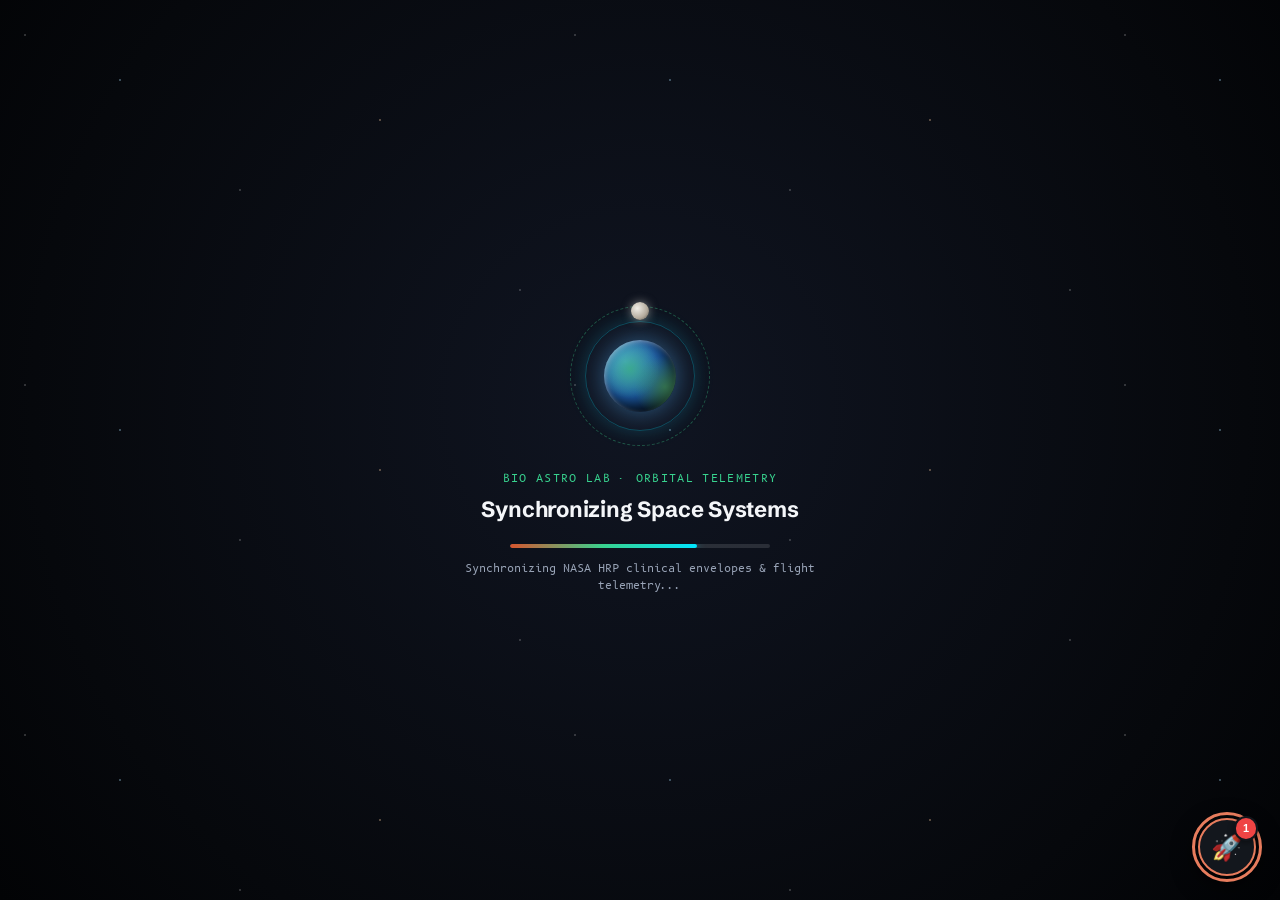
<file: scan.html>
<!DOCTYPE html>
<html lang="en">
<head>
  <meta charset="UTF-8">
  <meta name="viewport" content="width=device-width, initial-scale=1.0">
  <title>Bio Astro Lab — Multi-Stage Astronaut Health Scan</title>
  <link rel="icon" href="assets/favicon.svg" type="image/svg+xml">
  <link rel="alternate icon" href="favicon.ico">
  <link rel="stylesheet" href="styles.css?v=20261115b">
</head>
<body class="app-shell">
  <header id="appHeader"></header>

  <main class="workspace-main">
    <div class="workspace-wrap">
      <div class="page-header-strip">
        <div>
          <h1 data-i18n="scan.title">Crew Physical Health Scan</h1>
        </div>
        <div style="display:flex;align-items:center;gap:8px;flex-wrap:wrap;">
          <label for="crewProfileSelect" class="mono-num" style="font-size:11px;color:var(--ink-muted-paper);">CREW MEMBER:</label>
          <select id="crewProfileSelect" class="input-field" style="width:auto;min-width:210px;padding:7px 10px;font-size:12.5px;"></select>
        </div>
      </div>

      <!-- STAGE 1: 9 Clinical & Environmental Inputs & Quick Mission Presets -->
      <section id="stage1Panel">
        <div class="ledger-card" style="margin-bottom:20px;">
          <div style="margin-bottom:12px;">
            <strong style="font-size:14px;" data-i18n="scan.presets.title">Quick Mission Presets</strong>
          </div>
          <div class="preset-strip" id="presetButtonsWrap"></div>

          <!-- Grouped 9-Input Stage 1 Form -->
          <form id="vitalsForm" novalidate>
            <div class="form-grid-13">
              <div class="field-group">
                <label for="inputGlucose">Blood Glucose <span class="unit">mg/dL</span></label>
                <input id="inputGlucose" type="number" step="0.1" class="input-field" placeholder="e.g. 94">
              </div>
              <div class="field-group">
                <label for="inputBP">Blood Pressure (SYS/DIA) <span class="unit">mmHg</span></label>
                <input id="inputBP" type="text" class="input-field" placeholder="e.g. 118/76">
                <span id="bpValidationError" class="input-error hidden">Enter valid systolic/diastolic format like 118/76 (60-240 / 35-150).</span>
              </div>
              <div class="field-group">
                <label for="inputTemp">Core Body Temperature <span class="unit">&deg;C</span></label>
                <input id="inputTemp" type="number" step="0.1" class="input-field" placeholder="e.g. 36.8">
              </div>

              <div class="field-group">
                <label for="inputHeartRate">Heart Rate <span class="unit">BPM</span></label>
                <input id="inputHeartRate" type="number" step="1" class="input-field" placeholder="Manual or Stage 2 rPPG">
              </div>
              <div class="field-group">
                <label for="inputSpO2">Blood Oxygen (SpO2) <span class="unit">%</span></label>
                <input id="inputSpO2" type="number" step="0.1" class="input-field" placeholder="e.g. 98.5">
              </div>
              <div class="field-group">
                <label for="inputSleep">Recent Sleep Duration <span class="unit">hrs</span></label>
                <input id="inputSleep" type="number" step="0.1" class="input-field" placeholder="e.g. 7.5">
              </div>

              <div class="field-group">
                <label for="inputMood">Behavioral Mood Index <span class="unit">1-4</span></label>
                <select id="inputMood" class="input-field">
                  <option value="">Unmeasured</option>
                  <option value="1">1 — Alert &amp; Resilient (Optimal)</option>
                  <option value="2">2 — Calm / Mild Load (Monitor)</option>
                  <option value="3">3 — Fatigued / High Strain (Caution)</option>
                  <option value="4">4 — Acute Stress Overload (Critical)</option>
                </select>
              </div>
              <div class="field-group">
                <label for="inputRadiation">RIDGE Radiation Dose <span class="unit">mSv/day</span></label>
                <input id="inputRadiation" type="number" step="0.01" class="input-field" placeholder="e.g. 0.55">
              </div>
              <div class="field-group">
                <label for="inputCO2">Cabin ppCO2 <span class="unit">mmHg</span></label>
                <input id="inputCO2" type="number" step="0.1" class="input-field" placeholder="e.g. 1.5">
              </div>
            </div>

            <div style="display:flex;justify-content:space-between;align-items:center;flex-wrap:wrap;gap:12px;margin-top:20px;padding-top:16px;border-top:1px solid var(--border-paper);">
              <span class="mono-num" style="font-size:12px;color:var(--ink-muted-paper);">
                STAGE 1 STATUS: <strong id="stage1SummaryText">0 / 9 inputs measured</strong>
              </span>
              <div style="display:flex;gap:10px;flex-wrap:wrap;">
                <button type="button" id="toStage2Btn" class="btn-primary" data-i18n="scan.stage2.btn">Continue to Stage 2 Camera Check &rarr;</button>
              </div>
            </div>
          </form>
        </div>
      </section>

      <!-- STAGE 2: Smoked Basalt Camera Biomechanics HUD, rPPG & Visor Preview -->
      <section id="stage2Panel" class="hidden" aria-label="Stage 2 Vision HUD">
        <div class="scan-split-grid">
          <!-- Left: #0F1114 Smoked Basalt Camera HUD -->
          <div class="hud-stage">
            <div class="hud-controls-bar">
              <div>
                <div class="mono-num" style="font-size:11px;color:#E77C5D;letter-spacing:0.06em;">CAMERA MOVEMENT &amp; EYE CHECK</div>
                <strong id="modelStatusNotice" style="font-size:13px;">Ready for live camera scan or practice demo</strong>
              </div>

              <div style="display:flex;gap:8px;align-items:center;flex-wrap:wrap;">
                <div class="mode-toggle-group" role="group" aria-label="Scan Mode">
                  <button type="button" id="scanModeWalkBtn" class="mode-toggle-btn active">Walk (Gait)</button>
                  <button type="button" id="scanModeStaticBtn" class="mode-toggle-btn">Stand Still (Balance)</button>
                </div>
                <select id="scanDurationSelect" class="env-select" aria-label="Scan Duration">
                  <option value="15">15s Quick</option>
                  <option value="30" selected>30s Standard</option>
                  <option value="90">90s Extended</option>
                </select>
              </div>
            </div>

            <div class="camera-viewport" id="cameraBox">
              <video id="webcam" class="hidden" playsinline muted></video>
              <canvas id="visionCanvas" class="hidden"></canvas>

              <div id="hudLiveOverlay" class="hud-live-overlay hidden" aria-hidden="true">
                <div class="hud-overlay-top">
                  <div id="hudLockPill" class="hud-pill" data-lock="partial">
                    <span class="hud-pill-dot"></span>
                    <span id="hudLockLabel">ALIGNING FACE &amp; SHOULDERS</span>
                  </div>
                  <div class="hud-pill">
                    <span id="hudResFpsLabel">CALIBRATING · -- FPS</span>
                  </div>
                </div>
                <div id="hudFramingGuide" class="hud-framing-guide" data-tone="neutral">
                  Center your face and keep both shoulders visible inside the frame
                </div>
              </div>

              <div id="cameraIdleState" class="camera-overlay-state">
                <span class="mono-num" style="font-size:11px;color:#38B07B;letter-spacing:0.1em;margin-bottom:8px;">CAMERA BIOMECHANICS</span>
                <h2 style="font-size:20px;margin-bottom:8px;">Camera Standby</h2>
                <p style="font-size:13px;color:#A5A9B0;max-width:440px;margin-bottom:16px;line-height:1.5;">
                  Walk or stand naturally in front of your webcam. We measure balance, leg symmetry, and eye fatigue cleanly with no wearable sensors.
                </p>
                <div style="display:flex;gap:10px;flex-wrap:wrap;justify-content:center;">
                  <button type="button" id="startCameraBtn" class="btn-primary">Start Live Camera Scan</button>
                  <button type="button" id="replayDemoBtn" class="btn-dark-ghost">Run Practice Demo</button>
                </div>
              </div>

              <div id="cameraLoadingState" class="camera-overlay-state hidden">
                <p class="mono-num">Preparing camera tracking models...</p>
              </div>

              <div id="cameraErrorState" class="camera-overlay-state hidden">
                <span class="badge badge-critical" style="margin-bottom:10px;">WEBCAM UNAVAILABLE / DENIED</span>
                <p id="cameraErrorText" style="font-size:13px;max-width:440px;margin-bottom:14px;line-height:1.5;"></p>
                <div style="display:flex;gap:10px;flex-wrap:wrap;justify-content:center;">
                  <button type="button" id="retryCameraBtn" class="btn-primary">Retry Camera</button>
                  <button type="button" id="replayDemoFromErrBtn" class="btn-dark-ghost">Run Practice Demo</button>
                </div>
              </div>
            </div>

            <!-- Live Timer & Control Strip -->
            <div style="display:flex;justify-content:space-between;align-items:center;gap:10px;margin-top:10px;flex-wrap:wrap;">
              <div class="mono-num" style="font-size:12px;">
                <span id="landmarkTrackingStatus">Standby (NaN)</span> ·
                <span id="streamFps">-- FPS</span>
                <span id="squatStatusWrap" class="hidden"> · Squats: <strong id="squatCountVal">0</strong></span>
              </div>
              <div class="mono-num" style="font-size:13px;font-weight:700;">
                T-<span id="countdownTimer">00:30</span>
              </div>
            </div>
            <div class="hud-timer-rail">
              <div id="countdownProgressBar" class="hud-timer-fill"></div>
            </div>

            <div id="cameraActiveState" class="hidden" style="display:flex;gap:10px;margin-bottom:12px;flex-wrap:wrap;">
              <button type="button" id="finishAnalyzeBtn" class="btn-primary">Finish &amp; Calculate Results</button>
              <button type="button" id="stopCameraBtn" class="btn-dark-ghost">Stop Camera</button>
            </div>

            <div id="movementAnalysisBanner" class="hidden" style="background:#171C23;border:1px solid #38B07B;color:#EAE5DA;padding:10px 12px;border-radius:3px;font-size:12.5px;margin-bottom:12px;"></div>

            <!-- 4 Live Kinematic & rPPG Metric Tiles -->
            <div class="hud-metrics-grid">
              <div class="hud-metric-tile">
                <div class="m-label">Body Balance</div>
                <div class="m-val" id="valPosture">--</div>
                <div class="m-sub">Tilt <span id="valCoronalTilt">--°</span> · Head <span id="valSway">--°</span></div>
                <span id="badgePosture" class="badge badge-ghost" style="margin-top:6px;">Standby</span>
              </div>

              <div class="hud-metric-tile">
                <div class="m-label">Walking Symmetry</div>
                <div class="m-val" id="valJoint">--</div>
                <div class="m-sub">Diff <span id="valJointDelta">±--°</span> · <span id="valRepsCount">Pending</span></div>
                <span id="badgeJoint" class="badge badge-ghost" style="margin-top:6px;">Standby</span>
              </div>

              <div class="hud-metric-tile">
                <div class="m-label">Eye Fatigue (EAR)</div>
                <div class="m-val" id="valEar">--</div>
                <div class="m-sub"><span id="valFatigue">--</span> · <span id="valBlinkStatus">Standby</span></div>
                <span id="badgeFatigue" class="badge badge-ghost" style="margin-top:6px;">Standby</span>
              </div>

              <div class="hud-metric-tile">
                <div class="m-label">Camera Pulse (rPPG)</div>
                <div class="m-val" id="valOpticalHr">-- BPM</div>
                <canvas id="rppgWaveCanvas" width="160" height="32" style="width:100%;height:30px;display:block;margin:2px 0;"></canvas>
                <div style="display:flex;justify-content:space-between;align-items:center;gap:4px;">
                  <span id="badgeOpticalSqi" class="badge badge-ghost">SQI --%</span>
                  <button type="button" id="applyOpticalHrBtn" disabled class="btn-dark-ghost" style="padding:4px 8px;font-size:11px;">Use HR</button>
                </div>
              </div>
            </div>
          </div>

          <!-- Right: Clean Visor Capture & Next Step Card (Full 5-organ hologram opens on Decision) -->
          <aside class="hologram-card" aria-label="Visor Capture and Scan Summary" style="display:flex;flex-direction:column;justify-content:space-between;">
            <div>
              <div style="display:flex;justify-content:space-between;align-items:center;margin-bottom:12px;">
                <div>
                  <div class="mono-num" style="font-size:11px;color:#E77C5D;letter-spacing:0.06em;">STAGE 2 · CAMERA SUMMARY</div>
                  <strong style="font-size:15px;">Crew Visor &amp; Capture Check</strong>
                </div>
                <span class="mono-num" id="sumPosture" style="font-size:13px;color:#38B07B;">--</span>
              </div>

              <div class="visor-preview-stage">
                <svg viewBox="0 0 120 120" style="width:136px;height:136px;display:block;margin:0 auto;" role="img" aria-label="Captured crew face visor preview">
                  <defs>
                    <clipPath id="hologramVisorClip"><circle cx="60" cy="60" r="48"></circle></clipPath>
                  </defs>
                  <circle cx="60" cy="60" r="54" fill="none" stroke="rgba(56,176,123,0.35)" stroke-width="1" stroke-dasharray="3 4"></circle>
                  <circle cx="60" cy="60" r="50" fill="#171C23" stroke="#38B07B" stroke-width="1.5"></circle>
                  <circle cx="60" cy="60" r="48" fill="#12161C" stroke="#495B70" stroke-width="1"></circle>
                  <image id="hologramVisorImg" x="12" y="12" width="96" height="96" preserveAspectRatio="xMidYMid slice" clip-path="url(#hologramVisorClip)" href=""></image>
                </svg>
                <p id="visorPreviewCaption" style="font-size:12px;color:#A5A9B0;margin-top:10px;line-height:1.45;">
                  Face visor photo captures automatically once your full face is centered in camera.
                </p>
                <button type="button" id="retakeVisorBtn" class="btn-dark-ghost hidden" style="margin-top:8px;padding:5px 12px;font-size:11.5px;">Retake Visor Photo</button>
              </div>

              <div style="background:var(--bg-elevated-dark);border:1px solid var(--border-dark);padding:12px 14px;border-radius:3px;font-size:12.5px;display:flex;flex-direction:column;gap:8px;">
                <strong style="color:#EAE5DA;">Evaluation Summary</strong>
                <p style="color:#A5A9B0;line-height:1.45;margin:0;">
                  Click below to synthesize vitals and camera metrics into the anatomical triage and readiness assessment.
                </p>
              </div>
            </div>

            <div style="display:flex;flex-direction:column;gap:8px;margin-top:16px;">
              <button type="button" id="generateDecisionBtn" class="btn-primary" style="width:100%;" data-i18n="scan.decision.btn">
                Run Clinical Evaluation &rarr;
              </button>
              <button type="button" id="backToStage1Btn" class="btn-dark-ghost" style="width:100%;" data-i18n="scan.back.btn">
                &larr; Edit Stage 1 Vitals
              </button>
            </div>
          </aside>
        </div>
      </section>
    </div>
  </main>

  <footer id="appFooter"></footer>

  <script src="nasa-data.js"></script>
  <script src="ai-model.js"></script>
  <script src="app-shell.js?v=20261115b"></script>
  <script src="vision.js"></script>
  <script src="scan.js"></script>
</body>
</html>
</file>
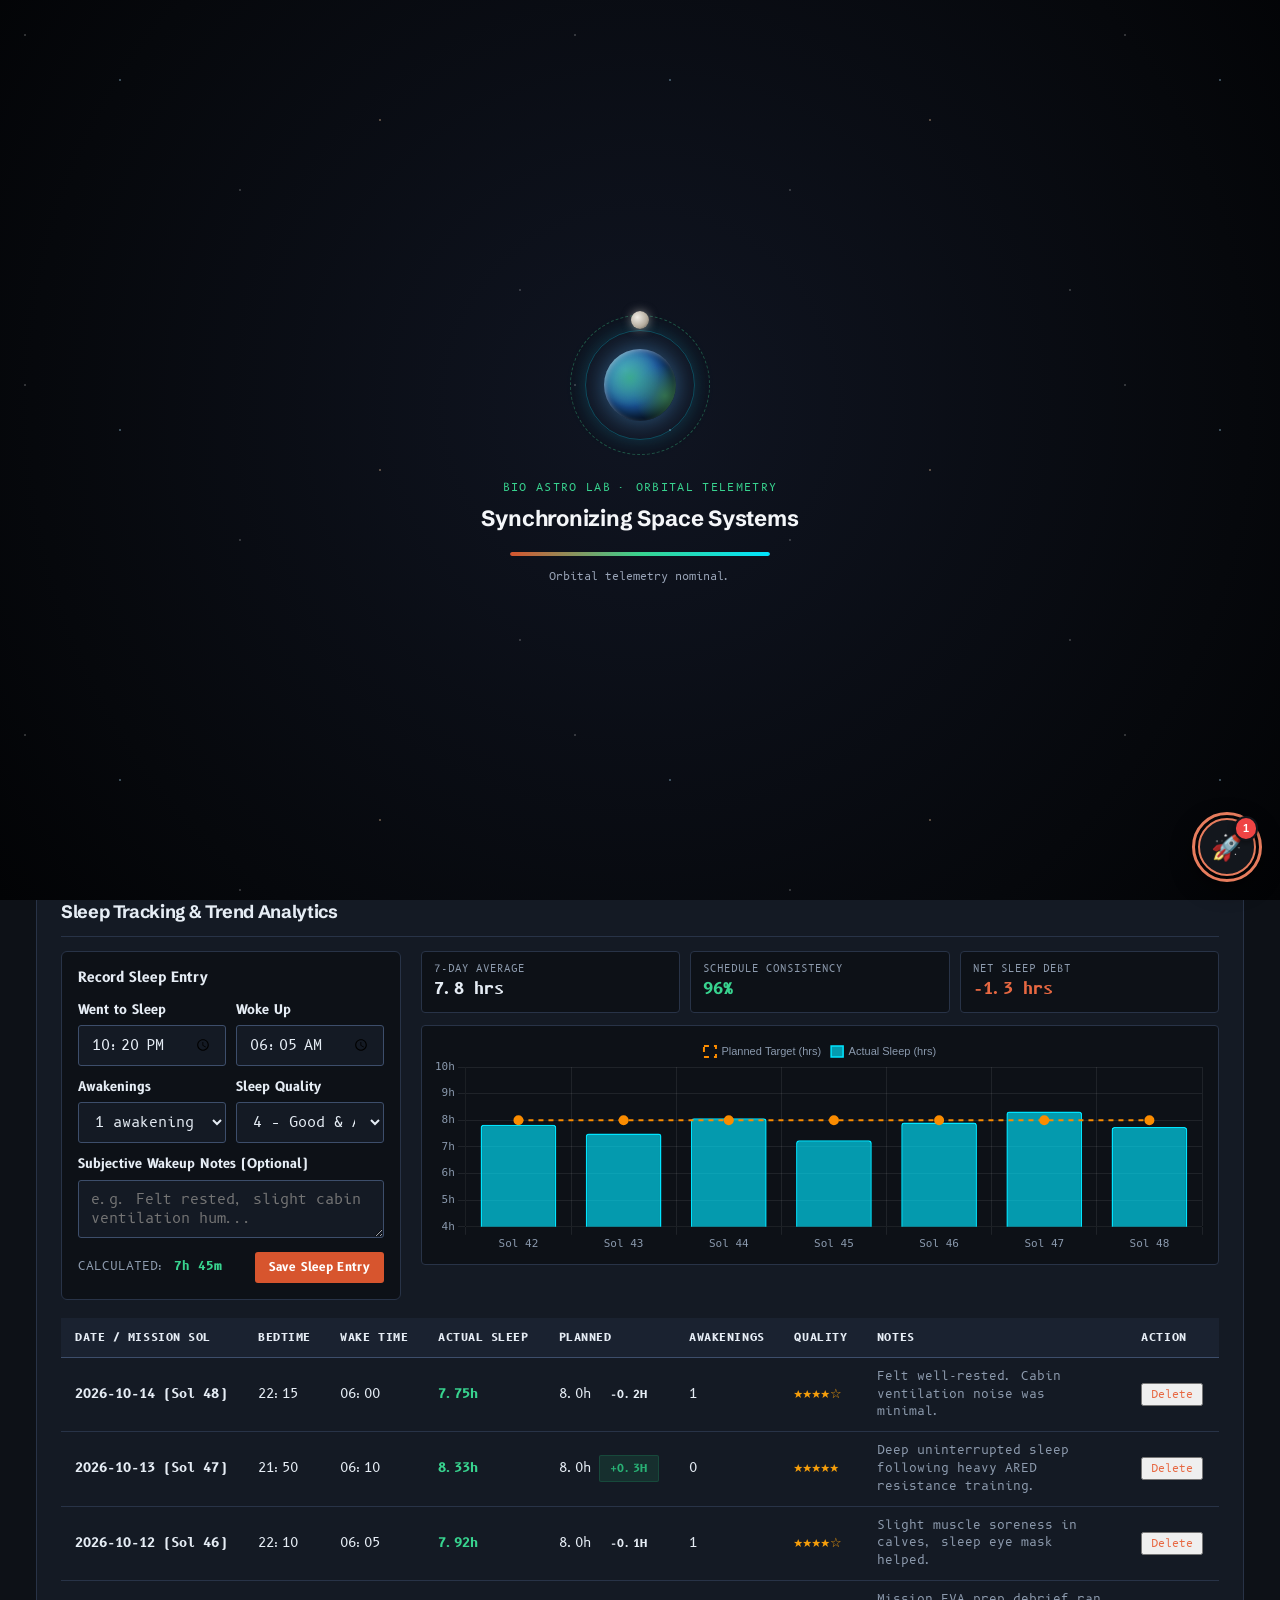
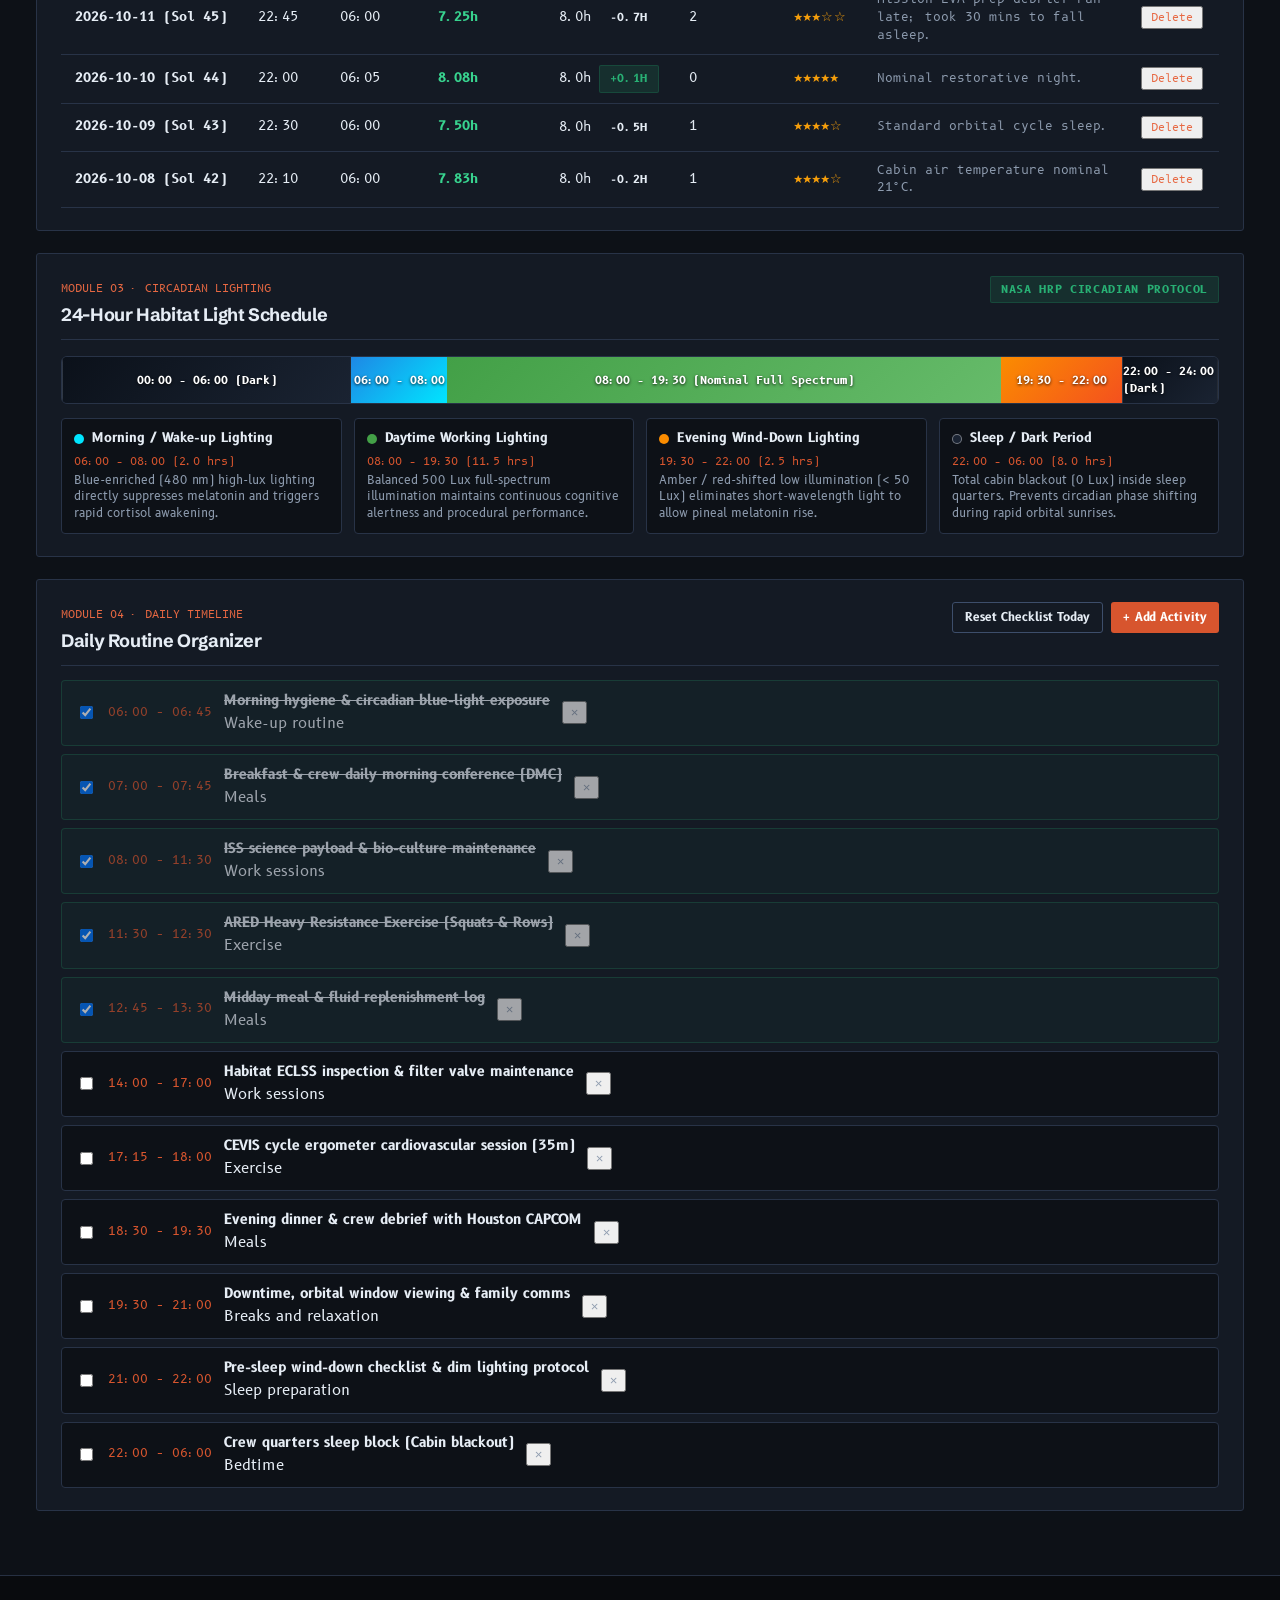
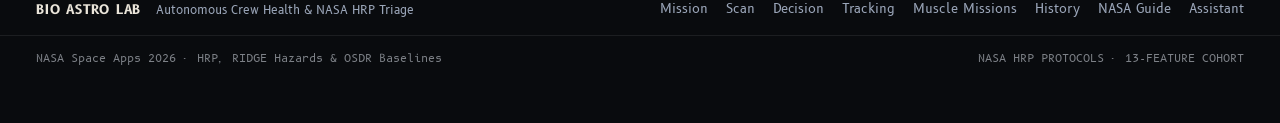
<file: tracking.html>
<!DOCTYPE html>
<html lang="en">
<head>
  <meta charset="UTF-8">
  <meta name="viewport" content="width=device-width, initial-scale=1.0">
  <title>Bio Astro Lab — Circadian Rhythms &amp; Daily Routine Tracking</title>
  <link rel="icon" href="assets/favicon.svg" type="image/svg+xml">
  <link rel="alternate icon" href="favicon.ico">
  <link rel="stylesheet" href="styles.css?v=20261115b">
</head>
<body class="app-shell">
  <header id="appHeader"></header>

  <main class="workspace-main">
    <div class="workspace-wrap">
      <!-- Page Header -->
      <div class="page-header-strip">
        <div>
          <span class="mono-num" style="font-size:11px;color:var(--accent-vermilion-paper);letter-spacing:0.06em;">CIRCADIAN ENTROPY &amp; ROUTINE MANAGEMENT</span>
          <h1>Circadian Tracking &amp; Sleep Schedule</h1>
        </div>
        <div style="display:flex;gap:10px;flex-wrap:wrap;align-items:center;">
          <button type="button" id="resetTrackingSeedBtn" class="btn-secondary" style="font-size:12px;padding:6px 12px;">Reset to NASA Seed</button>
          <a href="astra.html" class="btn-primary" style="white-space:nowrap;">Open ASTRA Missions &rarr;</a>
        </div>
      </div>

      <!-- 1. Top Dashboard Summary (5 KPI Cards) -->
      <section class="tracking-summary-grid" aria-label="Tracking Dashboard Summary">
        <div class="tracking-kpi-card">
          <span class="kpi-label">Today's Planned Sleep</span>
          <div class="kpi-value mono-num" id="kpiPlannedSleep">8h 00m</div>
          <span class="kpi-sub" id="kpiPlannedTimes">22:00 &ndash; 06:00 (8.0 hrs)</span>
        </div>

        <div class="tracking-kpi-card">
          <span class="kpi-label">Last Recorded Sleep</span>
          <div class="kpi-value mono-num" id="kpiLastSleep">7h 35m</div>
          <span class="kpi-sub" id="kpiSleepDiff" style="color:var(--accent-nominal);">-25m vs planned target</span>
        </div>

        <div class="tracking-kpi-card">
          <span class="kpi-label">Sleep Schedule Status</span>
          <div class="kpi-value" id="kpiNextEvent" style="font-size:18px;margin:6px 0;">Next: Sleep Prep</div>
          <span class="kpi-sub mono-num" id="kpiCountdown">T- 03h 40m (at 21:00)</span>
        </div>

        <div class="tracking-kpi-card">
          <span class="kpi-label">Daily Routine Progress</span>
          <div class="kpi-value mono-num" id="kpiRoutinePct">62%</div>
          <span class="kpi-sub" id="kpiRoutineCounts">5 of 8 activities completed</span>
        </div>

        <div class="tracking-kpi-card">
          <span class="kpi-label">Active Light Phase</span>
          <div class="kpi-value" id="kpiLightPhase" style="font-size:18px;margin:6px 0;color:var(--accent-nominal);">Daytime Nominal</div>
          <span class="kpi-sub">500 Lux · 08:00 &ndash; 19:30</span>
        </div>
      </section>

      <!-- 2. Sleep Schedule Manager -->
      <section class="ledger-card" style="margin-bottom:22px;">
        <div style="display:flex;justify-content:space-between;align-items:flex-start;flex-wrap:wrap;gap:12px;margin-bottom:14px;padding-bottom:10px;border-bottom:1px solid var(--border-paper);">
          <div>
            <span class="mono-num" style="font-size:11px;color:var(--accent-vermilion-paper);">MODULE 01 · CIRCADIAN TIMING</span>
            <h2 style="font-size:18px;margin-top:2px;">Sleep Schedule Manager</h2>
          </div>
          <div style="display:flex;gap:8px;flex-wrap:wrap;">
            <button type="button" class="btn-outline schedule-preset-btn" data-preset="nominal" style="font-size:11.5px;padding:5px 10px;">Nominal (8.0h)</button>
            <button type="button" class="btn-outline schedule-preset-btn" data-preset="eva" style="font-size:11.5px;padding:5px 10px;">EVA Prep (8.5h)</button>
            <button type="button" class="btn-outline schedule-preset-btn" data-preset="shift" style="font-size:11.5px;padding:5px 10px;">Shift Phase (7.5h)</button>
          </div>
        </div>

        <div style="display:grid;grid-template-columns:repeat(auto-fit, minmax(280px, 1fr));gap:20px;align-items:start;">
          <!-- Planned Bedtime & Wake Time Form -->
          <form id="sleepScheduleForm" style="display:flex;flex-direction:column;gap:12px;">
            <div style="display:grid;grid-template-columns:1fr 1fr;gap:12px;">
              <div class="field-group">
                <label for="schedBedtime">Planned Bedtime</label>
                <input type="time" id="schedBedtime" class="input-field" value="22:00" required>
              </div>
              <div class="field-group">
                <label for="schedWaketime">Planned Wake-up</label>
                <input type="time" id="schedWaketime" class="input-field" value="06:00" required>
              </div>
            </div>

            <div style="display:flex;justify-content:space-between;align-items:center;background:var(--bg-paper);padding:10px 14px;border-radius:4px;border:1px solid var(--border-paper);">
              <span class="mono-num" style="font-size:12px;color:var(--ink-muted-paper);">CALCULATED SLEEP TARGET:</span>
              <strong id="calcTargetDuration" class="mono-num" style="font-size:14px;color:var(--accent-nominal-dark);">8 hrs 00 mins</strong>
            </div>

            <button type="submit" class="btn-primary" style="padding:8px 14px;font-size:12.5px;">Save Schedule Update</button>
          </form>

          <!-- Sleep Preparation Checklist & Reminder Card -->
          <div style="background:var(--bg-paper);border:1px solid var(--border-paper);border-radius:6px;padding:14px;">
            <div style="display:flex;justify-content:space-between;align-items:center;margin-bottom:8px;">
              <strong style="font-size:13.5px;">Pre-Sleep Checklist (T-60m Wind-down)</strong>
              <span id="prepBadge" class="badge badge-ghost">Pending</span>
            </div>
            <div style="display:flex;flex-direction:column;gap:6px;font-size:12px;" id="sleepPrepList">
              <label style="display:flex;align-items:center;gap:8px;cursor:pointer;">
                <input type="checkbox" class="prep-check" data-item="lights" style="accent-color:var(--accent-nominal-dark);">
                <span>Dim cabin habitat illumination to Evening Wind-down (&lt; 50 Lux)</span>
              </label>
              <label style="display:flex;align-items:center;gap:8px;cursor:pointer;">
                <input type="checkbox" class="prep-check" data-item="screens" style="accent-color:var(--accent-nominal-dark);">
                <span>Cease blue-spectrum procedures &amp; activate night mode on tablets</span>
              </label>
              <label style="display:flex;align-items:center;gap:8px;cursor:pointer;">
                <input type="checkbox" class="prep-check" data-item="hydration" style="accent-color:var(--accent-nominal-dark);">
                <span>Final hydration checkpoint; cease caffeine/ergometer stimulants</span>
              </label>
              <label style="display:flex;align-items:center;gap:8px;cursor:pointer;">
                <input type="checkbox" class="prep-check" data-item="gear" style="accent-color:var(--accent-nominal-dark);">
                <span>Secure acoustic earplugs, sleep restraint bag, and dark eye visor</span>
              </label>
            </div>
          </div>
        </div>

        <!-- Weekly Sleep Schedule Overview -->
        <div style="margin-top:16px;padding-top:14px;border-top:1px solid var(--border-paper);">
          <span class="mono-num" style="font-size:11px;color:var(--ink-muted-paper);display:block;margin-bottom:8px;">SEVEN-DAY MISSION SLEEP CALENDAR</span>
          <div style="display:grid;grid-template-columns:repeat(7, 1fr);gap:6px;overflow-x:auto;" id="weeklyScheduleGrid"></div>
        </div>
      </section>

      <!-- 3. Sleep Tracking (Manual Log & Duration Analytics) -->
      <section class="ledger-card" style="margin-bottom:22px;">
        <div style="display:flex;justify-content:space-between;align-items:flex-start;flex-wrap:wrap;gap:12px;margin-bottom:14px;padding-bottom:10px;border-bottom:1px solid var(--border-paper);">
          <div>
            <span class="mono-num" style="font-size:11px;color:var(--accent-vermilion-paper);">MODULE 02 · SUBJECTIVE &amp; OBJECTIVE LOG</span>
            <h2 style="font-size:18px;margin-top:2px;">Sleep Tracking &amp; Trend Analytics</h2>
          </div>
        </div>

        <div style="display:grid;grid-template-columns:minmax(280px, 340px) 1fr;gap:20px;align-items:start;">
          <!-- Manual Sleep Entry Form -->
          <form id="sleepLogForm" style="background:var(--bg-paper);border:1px solid var(--border-paper);border-radius:6px;padding:16px;display:flex;flex-direction:column;gap:12px;">
            <strong style="font-size:13.5px;">Record Sleep Entry</strong>

            <div style="display:grid;grid-template-columns:1fr 1fr;gap:10px;">
              <div class="field-group">
                <label for="logSleepTime">Went to Sleep</label>
                <input type="time" id="logSleepTime" class="input-field" value="22:20" required>
              </div>
              <div class="field-group">
                <label for="logWakeTime">Woke Up</label>
                <input type="time" id="logWakeTime" class="input-field" value="06:05" required>
              </div>
            </div>

            <div style="display:grid;grid-template-columns:1fr 1fr;gap:10px;">
              <div class="field-group">
                <label for="logAwakenings">Awakenings</label>
                <select id="logAwakenings" class="input-field">
                  <option value="0">0 (Solid sleep)</option>
                  <option value="1" selected>1 awakening</option>
                  <option value="2">2 awakenings</option>
                  <option value="3">3+ awakenings</option>
                </select>
              </div>
              <div class="field-group">
                <label for="logQuality">Sleep Quality</label>
                <select id="logQuality" class="input-field">
                  <option value="5">5 &ndash; Optimal &amp; Restored</option>
                  <option value="4" selected>4 &ndash; Good &amp; Alert</option>
                  <option value="3">3 &ndash; Fair / Mild Fatigue</option>
                  <option value="2">2 &ndash; Restless / Disturbed</option>
                  <option value="1">1 &ndash; Severe Deficit</option>
                </select>
              </div>
            </div>

            <div class="field-group">
              <label for="logNotes">Subjective Wakeup Notes (Optional)</label>
              <textarea id="logNotes" class="input-field" rows="2" placeholder="e.g. Felt rested, slight cabin ventilation hum..."></textarea>
            </div>

            <div style="display:flex;justify-content:space-between;align-items:center;margin-top:2px;">
              <span class="mono-num" style="font-size:11.5px;color:var(--ink-muted-paper);">CALCULATED: <strong id="logCalculatedHours" style="color:var(--accent-nominal-dark);">7h 45m</strong></span>
              <button type="submit" class="btn-primary" style="padding:7px 14px;font-size:12px;">Save Sleep Entry</button>
            </div>
          </form>

          <!-- Sleep Trends Chart (Planned vs Actual) & Metrics -->
          <div style="display:flex;flex-direction:column;gap:12px;">
            <div style="display:grid;grid-template-columns:repeat(3, 1fr);gap:10px;">
              <div style="background:var(--bg-paper);padding:10px 12px;border:1px solid var(--border-paper);border-radius:4px;">
                <span class="mono-num" style="font-size:10px;color:var(--ink-muted-paper);display:block;">7-DAY AVERAGE</span>
                <strong class="mono-num" id="statAvgSleep" style="font-size:16px;">7.6 hrs</strong>
              </div>
              <div style="background:var(--bg-paper);padding:10px 12px;border:1px solid var(--border-paper);border-radius:4px;">
                <span class="mono-num" style="font-size:10px;color:var(--ink-muted-paper);display:block;">SCHEDULE CONSISTENCY</span>
                <strong class="mono-num" id="statConsistency" style="font-size:16px;color:var(--accent-nominal-dark);">94%</strong>
              </div>
              <div style="background:var(--bg-paper);padding:10px 12px;border:1px solid var(--border-paper);border-radius:4px;">
                <span class="mono-num" style="font-size:10px;color:var(--ink-muted-paper);display:block;">NET SLEEP DEBT</span>
                <strong class="mono-num" id="statSleepDebt" style="font-size:16px;color:var(--accent-nominal);">-0.4 hrs</strong>
              </div>
            </div>

            <div style="position:relative;height:240px;width:100%;background:var(--bg-paper);border:1px solid var(--border-paper);border-radius:4px;padding:10px;">
              <canvas id="sleepDurationChart"></canvas>
            </div>
          </div>
        </div>

        <!-- Historical Sleep Log Table -->
        <div style="margin-top:18px;overflow-x:auto;">
          <table class="ledger-table" style="font-size:12px;">
            <thead>
              <tr>
                <th>Date / Mission Sol</th>
                <th>Bedtime</th>
                <th>Wake Time</th>
                <th>Actual Sleep</th>
                <th>Planned</th>
                <th>Awakenings</th>
                <th>Quality</th>
                <th>Notes</th>
                <th>Action</th>
              </tr>
            </thead>
            <tbody id="sleepHistoryTableBody"></tbody>
          </table>
        </div>
      </section>

      <!-- 4. Light Schedule (24-Hour Visual Timeline) -->
      <section class="ledger-card" style="margin-bottom:22px;">
        <div style="display:flex;justify-content:space-between;align-items:flex-start;flex-wrap:wrap;gap:12px;margin-bottom:12px;padding-bottom:10px;border-bottom:1px solid var(--border-paper);">
          <div>
            <span class="mono-num" style="font-size:11px;color:var(--accent-vermilion-paper);">MODULE 03 · CIRCADIAN LIGHTING</span>
            <h2 style="font-size:18px;margin-top:2px;">24-Hour Habitat Light Schedule</h2>
          </div>
          <span class="badge badge-nominal mono-num" style="font-size:11px;">NASA HRP Circadian Protocol</span>
        </div>

        <!-- 24-Hour Visual Timeline -->
        <div class="light-timeline-bar" id="lightTimelineBar" title="Click any phase to inspect details">
          <div class="light-segment phase-sleep" style="width:25%;" data-phase="sleep1">
            <span>00:00 &ndash; 06:00 (Dark)</span>
          </div>
          <div class="light-segment phase-morning" style="width:8.33%;" data-phase="morning">
            <span>06:00 &ndash; 08:00</span>
          </div>
          <div class="light-segment phase-daytime" style="width:47.92%;" data-phase="daytime">
            <span>08:00 &ndash; 19:30 (Nominal Full Spectrum)</span>
          </div>
          <div class="light-segment phase-evening" style="width:10.42%;" data-phase="evening">
            <span>19:30 &ndash; 22:00</span>
          </div>
          <div class="light-segment phase-sleep" style="width:8.33%;" data-phase="sleep2">
            <span>22:00 &ndash; 24:00 (Dark)</span>
          </div>
        </div>

        <!-- Phase Descriptions & Config Grid -->
        <div class="light-legend-grid">
          <div class="light-legend-item">
            <strong><span class="light-color-dot" style="background:#00E5FF;"></span> Morning / Wake-up Lighting</strong>
            <span class="mono-num" style="font-size:11px;color:var(--accent-vermilion);display:block;margin-bottom:3px;">06:00 &ndash; 08:00 (2.0 hrs)</span>
            <p style="font-size:11.5px;color:var(--ink-muted-paper);line-height:1.45;">
              Blue-enriched (480 nm) high-lux lighting directly suppresses melatonin and triggers rapid cortisol awakening.
            </p>
          </div>

          <div class="light-legend-item">
            <strong><span class="light-color-dot" style="background:#43A047;"></span> Daytime Working Lighting</strong>
            <span class="mono-num" style="font-size:11px;color:var(--accent-vermilion);display:block;margin-bottom:3px;">08:00 &ndash; 19:30 (11.5 hrs)</span>
            <p style="font-size:11.5px;color:var(--ink-muted-paper);line-height:1.45;">
              Balanced 500 Lux full-spectrum illumination maintains continuous cognitive alertness and procedural performance.
            </p>
          </div>

          <div class="light-legend-item">
            <strong><span class="light-color-dot" style="background:#FB8C00;"></span> Evening Wind-Down Lighting</strong>
            <span class="mono-num" style="font-size:11px;color:var(--accent-vermilion);display:block;margin-bottom:3px;">19:30 &ndash; 22:00 (2.5 hrs)</span>
            <p style="font-size:11.5px;color:var(--ink-muted-paper);line-height:1.45;">
              Amber / red-shifted low illumination (&lt; 50 Lux) eliminates short-wavelength light to allow pineal melatonin rise.
            </p>
          </div>

          <div class="light-legend-item">
            <strong><span class="light-color-dot" style="background:#1A2332;border:1px solid rgba(255,255,255,0.4);"></span> Sleep / Dark Period</strong>
            <span class="mono-num" style="font-size:11px;color:var(--accent-vermilion);display:block;margin-bottom:3px;">22:00 &ndash; 06:00 (8.0 hrs)</span>
            <p style="font-size:11.5px;color:var(--ink-muted-paper);line-height:1.45;">
              Total cabin blackout (0 Lux) inside sleep quarters. Prevents circadian phase shifting during rapid orbital sunrises.
            </p>
          </div>
        </div>
      </section>

      <!-- 5. Daily Routine Organizer -->
      <section class="ledger-card">
        <div style="display:flex;justify-content:space-between;align-items:flex-start;flex-wrap:wrap;gap:12px;margin-bottom:14px;padding-bottom:10px;border-bottom:1px solid var(--border-paper);">
          <div>
            <span class="mono-num" style="font-size:11px;color:var(--accent-vermilion-paper);">MODULE 04 · DAILY TIMELINE</span>
            <h2 style="font-size:18px;margin-top:2px;">Daily Routine Organizer</h2>
          </div>
          <div style="display:flex;gap:8px;flex-wrap:wrap;">
            <button type="button" id="resetChecklistBtn" class="btn-secondary" style="font-size:12px;padding:6px 12px;">Reset Checklist Today</button>
            <button type="button" id="toggleAddActivityBtn" class="btn-primary" style="font-size:12px;padding:6px 12px;">+ Add Activity</button>
          </div>
        </div>

        <!-- Add Activity Form (Collapsible) -->
        <form id="addActivityForm" class="hidden" style="background:var(--bg-paper);border:1px solid var(--border-paper);border-radius:6px;padding:14px;margin-bottom:16px;">
          <div style="display:grid;grid-template-columns:2fr 1fr 1fr 1.5fr;gap:10px;align-items:end;">
            <div class="field-group">
              <label for="actName">Activity Title</label>
              <input type="text" id="actName" class="input-field" placeholder="e.g. ARED Squat &amp; Deadlift Session" required>
            </div>
            <div class="field-group">
              <label for="actStart">Start Time</label>
              <input type="time" id="actStart" class="input-field" value="09:00" required>
            </div>
            <div class="field-group">
              <label for="actEnd">End Time</label>
              <input type="time" id="actEnd" class="input-field" value="10:00" required>
            </div>
            <div class="field-group">
              <label for="actCategory">Category</label>
              <select id="actCategory" class="input-field">
                <option value="Wake-up routine">Wake-up routine</option>
                <option value="Morning activities">Morning activities</option>
                <option value="Work sessions">Work sessions</option>
                <option value="Meals">Meals</option>
                <option value="Exercise" selected>Exercise</option>
                <option value="Breaks and relaxation">Breaks and relaxation</option>
                <option value="Sleep preparation">Sleep preparation</option>
                <option value="Bedtime">Bedtime</option>
              </select>
            </div>
          </div>
          <div style="display:flex;justify-content:flex-end;gap:8px;margin-top:12px;">
            <button type="button" id="cancelAddActivityBtn" class="btn-secondary" style="font-size:12px;padding:6px 12px;">Cancel</button>
            <button type="submit" class="btn-primary" style="font-size:12px;padding:6px 12px;">Save Activity</button>
          </div>
        </form>

        <!-- Dynamic Activity Checklist -->
        <div class="routine-list" id="routineListWrap"></div>
      </section>
    </div>
  </main>

  <footer id="appFooter"></footer>

  <script src="nasa-data.js"></script>
  <script src="ai-model.js"></script>
  <script src="app-shell.js?v=20261115b"></script>
  <script src="assets/chart.umd.min.js"></script>
  <script src="tracking.js"></script>
</body>
</html>
</file>
<file: styles.css>
/* Bio Astro Lab — Orbital Observatory Photolithograph Design System
   Comp 1 Palette: Smoked Basalt (#0F1114) -> Archival Mineral Paper (#EAE5DA) + Oxide Vermilion (#D14D28) */

@import url('https://fonts.googleapis.com/css2?family=B612+Mono:wght@400;700&family=B612:wght@400;700&family=Cairo:wght@400;600;700&family=Schibsted+Grotesk:wght@500;600;700;800&display=swap');

:root {
  --bg-void: #0F1114;
  --bg-elevated-dark: #171A1F;
  --bg-elevated-dark-2: #1D2128;
  --border-dark: #2A2F38;
  --border-dark-subtle: rgba(255, 255, 255, 0.10);

  --bg-paper: #EAE5DA;
  --bg-paper-card: #F3EFE6;
  --bg-paper-muted: #E2DDD0;
  --border-paper: #CFC8B8;
  --border-paper-strong: #B4AB97;

  --ink-light: #F2EEE4;
  --ink-muted-dark: #A3A097;
  --ink-dark: #17191E;
  --ink-muted-paper: #50535A;

  --accent-vermilion: #B53B17;
  --accent-vermilion-hover: #9C3213;
  --accent-vermilion-paper: #A73414;
  --accent-nominal: #146342;
  --accent-nominal-bg: rgba(28, 124, 84, 0.11);
  --accent-nominal-dark: #38B07B;
  --accent-amber: #C97A16;
  --accent-amber-bg: rgba(201, 122, 22, 0.12);
  --accent-critical: #A1201C;
  --accent-critical-bg: rgba(184, 41, 36, 0.11);
  --accent-cobalt: #2B5B84;

  --ghost-slot-dark: #9398A3;
  --ghost-slot-paper: rgba(23, 25, 30, 0.36);

  --font-display: 'Schibsted Grotesk', 'Bahnschrift', 'Segoe UI', sans-serif;
  --font-body: 'B612', 'Cairo', 'Segoe UI', sans-serif;
  --font-mono: 'B612 Mono', 'Cascadia Mono', 'Consolas', monospace;
}

*, *::before, *::after {
  box-sizing: border-box;
}

html {
  background: var(--bg-void);
}

body {
  margin: 0;
  min-height: 100vh;
  display: flex;
  flex-direction: column;
  font-family: var(--font-body);
  font-size: 15px;
  line-height: 1.55;
  color: var(--ink-dark);
  background: var(--bg-paper);
  -webkit-font-smoothing: antialiased;
  overflow-x: clip;
}

body.landing-body {
  background: var(--bg-void);
}

.mono, .mono-num, .tabular-num, code, .unit-tag {
  font-family: var(--font-mono);
  font-variant-numeric: tabular-nums;
}

h1, h2, h3, h4 {
  font-family: var(--font-display);
  margin: 0;
  letter-spacing: -0.02em;
}

p {
  margin: 0;
}

a {
  color: inherit;
}

button, input, select, textarea {
  font-family: inherit;
}

:focus-visible {
  outline: 2px solid var(--accent-vermilion);
  outline-offset: 2px;
}

::selection {
  background: rgba(209, 77, 40, 0.24);
  color: var(--ink-dark);
}

::-webkit-scrollbar {
  width: 8px;
  height: 8px;
}

::-webkit-scrollbar-track {
  background: var(--bg-paper-muted);
}

::-webkit-scrollbar-thumb {
  background: #A9A18E;
  border-radius: 2px;
}

::-webkit-scrollbar-thumb:hover {
  background: #877F6D;
}

.hidden {
  display: none !important;
}

.sr-only {
  position: absolute;
  width: 1px;
  height: 1px;
  overflow: hidden;
  clip: rect(0, 0, 0, 0);
  white-space: nowrap;
}

/* ======================================================
   Top Avionics Header Rail (shared across all 5 routes)
   ====================================================== */
.topbar {
  position: sticky;
  top: 0;
  z-index: 60;
  height: 62px;
  padding: 0 36px;
  display: flex;
  align-items: center;
  justify-content: space-between;
  gap: 20px;
  background: rgba(15, 17, 20, 0.96);
  color: var(--ink-light);
  border-bottom: 1px solid var(--border-dark-subtle);
  backdrop-filter: blur(8px);
}

.brand-link {
  display: inline-flex;
  align-items: center;
  gap: 10px;
  text-decoration: none;
  font-family: var(--font-display);
  font-weight: 700;
  font-size: 15px;
  letter-spacing: 0.10em;
  text-transform: uppercase;
  color: var(--ink-light);
  flex-shrink: 0;
}

.main-nav {
  display: flex;
  align-items: center;
  gap: 28px;
  height: 100%;
}

.main-nav a {
  position: relative;
  height: 100%;
  display: inline-flex;
  align-items: center;
  text-decoration: none;
  font-size: 13.5px;
  color: var(--ink-muted-dark);
  transition: color 0.16s ease;
  white-space: nowrap;
}

.main-nav a:hover {
  color: var(--ink-light);
}

.main-nav a.active {
  color: var(--ink-light);
  font-weight: 700;
}

.main-nav a.active::after {
  content: "";
  position: absolute;
  left: 0;
  right: 0;
  bottom: 0;
  height: 2px;
  background: var(--accent-vermilion);
}

.header-actions {
  display: flex;
  align-items: center;
  gap: 10px;
  flex-shrink: 0;
}

.env-select-wrap {
  position: relative;
  display: inline-flex;
  align-items: center;
}

.env-select {
  appearance: none;
  font-family: var(--font-mono);
  font-size: 11px;
  letter-spacing: 0.08em;
  text-transform: uppercase;
  padding: 7px 28px 7px 12px;
  border-radius: 3px;
  border: 1px solid #363C46;
  background: #181B20;
  color: #E2DDD2;
  cursor: pointer;
}

.env-select:hover {
  border-color: #6B7280;
}

.env-caret {
  position: absolute;
  right: 9px;
  pointer-events: none;
  color: var(--ink-muted-dark);
}

.mobile-menu-btn {
  display: none;
  background: #181B20;
  border: 1px solid #363C46;
  color: var(--ink-light);
  padding: 6px 10px;
  border-radius: 3px;
  cursor: pointer;
}

.mobile-nav-drawer {
  display: flex;
  flex-wrap: wrap;
  gap: 14px;
  background: #16191E;
  border-bottom: 1px solid #2A2F38;
  padding: 12px 20px;
}

.mobile-nav-drawer.hidden {
  display: none;
}

@media (min-width: 821px) {
  .mobile-nav-drawer {
    display: none !important;
  }
}

/* ======================================================
   Buttons & Semantic Badges
   ====================================================== */
.btn-primary {
  display: inline-flex;
  align-items: center;
  justify-content: center;
  gap: 8px;
  padding: 12px 22px;
  border-radius: 3px;
  border: none;
  background: var(--accent-vermilion);
  color: #FFFFFF;
  font-weight: 700;
  font-size: 14px;
  letter-spacing: 0.01em;
  text-decoration: none;
  cursor: pointer;
  transition: background-color 0.15s ease, transform 0.12s ease;
}

.btn-primary:hover {
  background: var(--accent-vermilion-hover);
}

.btn-primary:disabled {
  opacity: 0.45;
  cursor: not-allowed;
}

.btn-secondary {
  display: inline-flex;
  align-items: center;
  justify-content: center;
  gap: 8px;
  padding: 10px 18px;
  border-radius: 3px;
  border: 1px solid var(--border-paper-strong);
  background: var(--bg-paper-card);
  color: var(--ink-dark);
  font-weight: 700;
  font-size: 13px;
  text-decoration: none;
  cursor: pointer;
  transition: border-color 0.15s ease, background-color 0.15s ease;
}

.btn-secondary:hover {
  border-color: var(--ink-dark);
  background: #FAF7F0;
}

.btn-dark-ghost {
  display: inline-flex;
  align-items: center;
  justify-content: center;
  gap: 8px;
  padding: 10px 18px;
  border-radius: 3px;
  border: 1px solid #363C46;
  background: #181B20;
  color: var(--ink-light);
  font-size: 13px;
  font-weight: 700;
  text-decoration: none;
  cursor: pointer;
}

.btn-dark-ghost:hover {
  border-color: #7D838F;
}

.badge {
  display: inline-flex;
  align-items: center;
  gap: 6px;
  padding: 4px 10px;
  border-radius: 2px;
  font-family: var(--font-mono);
  font-size: 11px;
  font-weight: 700;
  letter-spacing: 0.06em;
  text-transform: uppercase;
  border: 1px solid transparent;
}

.badge-nominal {
  background: var(--accent-nominal-bg);
  color: var(--accent-nominal);
  border-color: rgba(28, 124, 84, 0.35);
}

.badge-caution {
  background: var(--accent-amber-bg);
  color: #9A580B;
  border-color: rgba(201, 122, 22, 0.38);
}

.badge-critical {
  background: var(--accent-critical-bg);
  color: var(--accent-critical);
  border-color: rgba(184, 41, 36, 0.38);
}

.badge-ghost {
  background: rgba(23, 25, 30, 0.05);
  color: var(--ink-muted-paper);
  border-color: var(--border-paper);
}

.hud-stage .badge-ghost,
.hologram-card .badge-ghost {
  background: #222731;
  color: #D4D7DD;
  border-color: #383F4D;
}

.hud-stage .badge-critical,
.hologram-card .badge-critical {
  background: rgba(184, 41, 36, 0.28);
  color: #FF9A94;
  border-color: rgba(255, 154, 148, 0.45);
}

.hud-stage .badge-nominal,
.hologram-card .badge-nominal {
  background: rgba(56, 176, 123, 0.16);
  color: #6CE2AC;
  border-color: rgba(56, 176, 123, 0.42);
}

.hud-stage .badge-caution,
.hologram-card .badge-caution {
  background: rgba(201, 122, 22, 0.24);
  color: #F8C478;
  border-color: rgba(248, 196, 120, 0.42);
}

/* ======================================================
   Landing Page (index.html — Comp 1 Basalt -> Archival Paper)
   ====================================================== */
.basalt-hero {
  position: relative;
  min-height: calc(100vh - 62px);
  background: radial-gradient(circle at 74% 46%, #1D2128 0%, #12151A 48%, #0F1114 100%);
  color: var(--ink-light);
  border-bottom: 1px solid var(--border-dark);
  overflow: visible;
  z-index: 2;
  display: flex;
  flex-direction: column;
  justify-content: center;
}

.hero-bg-clip {
  position: absolute;
  inset: 0;
  overflow: hidden;
  pointer-events: none;
}

.grid-overlay-dark {
  position: absolute;
  inset: 0;
  pointer-events: none;
  background-image: radial-gradient(rgba(255, 255, 255, 0.05) 1px, transparent 1px);
  background-size: 36px 36px;
}

.orbit-svg {
  position: absolute;
  left: 50%;
  top: 50%;
  transform: translate(-50%, -50%);
  width: min(540px, 100%);
  height: min(540px, 100%);
  pointer-events: none;
  z-index: 1;
}

.hero-container {
  position: relative;
  z-index: 4;
  max-width: 1320px;
  width: 100%;
  margin: 0 auto;
  padding: 28px 36px 28px;
  display: grid;
  grid-template-columns: 1.06fr 0.94fr;
  align-items: center;
  gap: 28px;
}

.hero-masthead {
  font-family: var(--font-display);
  font-weight: 800;
  font-size: clamp(46px, 5.6vw, 76px);
  line-height: 0.94;
  letter-spacing: -0.025em;
  color: var(--ink-light);
  text-transform: uppercase;
  margin-bottom: 16px;
}

.hero-brief {
  font-size: 15.5px;
  line-height: 1.6;
  color: #B6B2A8;
  max-width: 485px;
  margin-bottom: 24px;
}

.hero-cta-row {
  display: flex;
  flex-wrap: wrap;
  align-items: center;
  gap: 18px;
}

.section-link {
  font-family: var(--font-mono);
  font-size: 12px;
  letter-spacing: 0.05em;
  color: var(--ink-dark);
  text-decoration: none;
  border-bottom: 1px dashed var(--border-paper-strong);
  padding-bottom: 2px;
}

.section-link:hover {
  border-bottom-color: var(--accent-vermilion);
}

/* Astronaut Parallax / Scroll Track Stage */
.astronaut-stage {
  position: relative;
  display: flex;
  flex-direction: column;
  align-items: center;
  justify-content: center;
  min-height: 500px;
}

.astronaut-figure-wrap {
  position: relative;
  display: flex;
  flex-direction: column;
  align-items: center;
  max-width: 100%;
  will-change: transform;
  z-index: 20;
}

.astronaut-figure-wrap img {
  height: min(400px, 52vh);
  width: auto;
  max-width: 100%;
  object-fit: contain;
  filter: drop-shadow(0 10px 18px rgba(0, 0, 0, 0.36));
  user-select: none;
}

.boot-ground-shadow {
  width: 190px;
  height: 14px;
  margin-top: -8px;
  border-radius: 50%;
  background: rgba(0, 0, 0, 0.58);
  filter: blur(5px);
}

/* Archival Paper Editorial Bands below Fold */
.paper-band {
  position: relative;
  z-index: 1;
  background: var(--bg-paper);
  color: var(--ink-dark);
  border-top: 1px solid var(--border-paper);
}

.section-inner {
  max-width: 1320px;
  margin: 0 auto;
  padding: 56px 36px;
}

.section-header-rule {
  display: flex;
  flex-wrap: wrap;
  justify-content: space-between;
  align-items: baseline;
  gap: 12px;
  padding-bottom: 14px;
  border-bottom: 1px solid var(--border-paper);
  margin-bottom: 28px;
}

.section-title {
  font-size: clamp(24px, 3vw, 34px);
  font-weight: 700;
  color: var(--ink-dark);
}

.section-meta {
  font-family: var(--font-mono);
  font-size: 11px;
  letter-spacing: 0.09em;
  text-transform: uppercase;
  color: var(--ink-muted-paper);
}

/* Glide Choreography Band where Astronaut Moves Leftward */
.glide-corridor {
  display: grid;
  grid-template-columns: 360px 1fr;
  gap: 48px;
  align-items: center;
  min-height: 400px;
}

.glide-anchor-left {
  position: relative;
  min-height: 400px;
  border: 1px solid var(--border-paper);
  border-radius: 6px;
  background: rgba(243, 239, 230, 0.35);
  display: flex;
  flex-direction: column;
  justify-content: flex-end;
  padding: 18px;
}

.glide-anchor-label {
  font-family: var(--font-mono);
  font-size: 11px;
  letter-spacing: 0.08em;
  text-transform: uppercase;
  color: var(--ink-muted-paper);
}

.purpose-grid-3 {
  display: grid;
  grid-template-columns: repeat(3, 1fr);
}

.purpose-col {
  padding-right: 28px;
}

.purpose-col + .purpose-col {
  padding-left: 28px;
  border-left: 1px solid var(--border-paper);
}

.purpose-num {
  font-family: var(--font-mono);
  font-size: 11px;
  font-weight: 700;
  color: var(--accent-vermilion-paper);
  margin-right: 8px;
}

.purpose-col h3 {
  font-size: 17px;
  font-weight: 700;
  margin-bottom: 10px;
}

.purpose-col p {
  font-size: 13.5px;
  line-height: 1.6;
  color: var(--ink-muted-paper);
}

.cards-grid-2 {
  display: grid;
  grid-template-columns: repeat(2, 1fr);
  gap: 20px;
}

.cards-grid-3 {
  display: grid;
  grid-template-columns: repeat(3, 1fr);
  gap: 20px;
}

.ledger-card {
  background: var(--bg-paper-card);
  border: 1px solid var(--border-paper);
  border-radius: 3px;
  padding: 22px 24px;
}

.ledger-card-dark {
  background: var(--bg-elevated-dark);
  color: var(--ink-light);
  border: 1px solid var(--border-dark);
  border-radius: 3px;
  padding: 20px 22px;
}

/* Editable Multi-Column Footer */
.mission-footer {
  background: var(--bg-void);
  color: var(--ink-light);
  border-top: 1px solid var(--border-dark);
  margin-top: auto;
}

.footer-grid {
  max-width: 1320px;
  margin: 0 auto;
  padding: 44px 36px 28px;
  display: grid;
  grid-template-columns: 1.4fr 1fr 1fr 1.2fr;
  gap: 32px;
}

.footer-col h4 {
  font-family: var(--font-mono);
  font-size: 11px;
  letter-spacing: 0.1em;
  text-transform: uppercase;
  color: #E77C5D;
  margin-bottom: 14px;
}

.footer-col ul {
  list-style: none;
  padding: 0;
  margin: 0;
  display: flex;
  flex-direction: column;
  gap: 8px;
}

.footer-col a {
  text-decoration: none;
  color: var(--ink-muted-dark);
  font-size: 13px;
}

.footer-col a:hover {
  color: var(--ink-light);
}

.editable-slot {
  display: inline-block;
  min-width: 160px;
  padding: 3px 8px;
  border-bottom: 1px dashed #4E5460;
  color: var(--ink-light);
  background: rgba(255, 255, 255, 0.03);
  font-size: 13px;
  border-radius: 2px;
  cursor: text;
}

.editable-slot:focus {
  outline: none;
  border-bottom-color: var(--accent-vermilion);
  background: rgba(209, 77, 40, 0.10);
}

.footer-simple {
  max-width: 1320px;
  margin: 0 auto;
  padding: 22px 36px 14px;
  display: flex;
  flex-wrap: wrap;
  justify-content: space-between;
  align-items: center;
  gap: 16px;
}

.footer-links-row {
  display: flex;
  flex-wrap: wrap;
  gap: 18px;
}

.footer-links-row a {
  text-decoration: none;
  color: var(--ink-muted-dark);
  font-size: 13px;
}

.footer-links-row a:hover {
  color: var(--ink-light);
}

.footer-bottom {
  max-width: 1320px;
  margin: 0 auto;
  padding: 14px 36px 56px;
  border-top: 1px solid rgba(255, 255, 255, 0.08);
  display: flex;
  flex-wrap: wrap;
  justify-content: space-between;
  gap: 12px;
  font-family: var(--font-mono);
  font-size: 11px;
  color: #7D8187;
}

/* ======================================================
   Workspace Pages (scan.html, decision.html, history.html, guide.html)
   ====================================================== */
.workspace-main {
  flex: 1;
  background: var(--bg-paper);
}

.workspace-wrap {
  max-width: 1320px;
  margin: 0 auto;
  padding: 28px 36px 64px;
}

.page-header-strip {
  display: flex;
  flex-wrap: wrap;
  justify-content: space-between;
  align-items: flex-end;
  gap: 16px;
  padding-bottom: 18px;
  border-bottom: 1px solid var(--border-paper-strong);
  margin-bottom: 24px;
}

.page-header-strip h1 {
  font-size: clamp(24px, 3vw, 32px);
  font-weight: 800;
}

.env-context-banner {
  background: var(--bg-paper-card);
  border: 1px solid var(--border-paper-strong);
  border-top: 2px solid var(--accent-vermilion);
  border-radius: 0;
  padding: 12px 16px;
  margin-bottom: 22px;
  display: flex;
  flex-wrap: wrap;
  justify-content: space-between;
  align-items: center;
  gap: 12px;
  font-size: 13px;
}

.stepper-bar {
  display: flex;
  flex-wrap: wrap;
  gap: 10px;
  margin-bottom: 22px;
}

.step-tab {
  display: inline-flex;
  align-items: center;
  gap: 8px;
  padding: 9px 16px;
  border: 1px solid var(--border-paper);
  background: var(--bg-paper-muted);
  color: var(--ink-muted-paper);
  font-family: var(--font-mono);
  font-size: 12px;
  font-weight: 700;
  border-radius: 3px;
  cursor: pointer;
}

.step-tab.active {
  background: var(--bg-void);
  color: var(--ink-light);
  border-color: var(--bg-void);
}

/* Form Elements on Paper */
.form-grid-13 {
  display: grid;
  grid-template-columns: repeat(3, minmax(0, 1fr));
  gap: 16px;
}

.field-group {
  display: flex;
  flex-direction: column;
  gap: 5px;
}

.field-group label {
  font-size: 12.5px;
  font-weight: 700;
  color: var(--ink-dark);
  display: flex;
  justify-content: space-between;
  align-items: center;
}

.field-group label .unit {
  font-family: var(--font-mono);
  font-size: 11px;
  font-weight: 400;
  color: var(--ink-muted-paper);
}

.input-field {
  width: 100%;
  padding: 9px 12px;
  border: 1px solid var(--border-paper-strong);
  border-radius: 3px;
  background: var(--bg-paper-card);
  color: var(--ink-dark);
  font-family: var(--font-mono);
  font-size: 13.5px;
}

.input-field:focus {
  outline: none;
  border-color: var(--accent-vermilion);
  background: var(--bg-paper-muted);
}

.input-error {
  font-size: 11.5px;
  color: var(--accent-critical);
  font-weight: 700;
}

.preset-strip {
  display: flex;
  flex-wrap: wrap;
  gap: 8px;
  margin-bottom: 18px;
}

.preset-btn {
  padding: 7px 12px;
  border: 1px solid var(--border-paper-strong);
  background: var(--bg-paper-card);
  color: var(--ink-dark);
  font-size: 12px;
  font-weight: 700;
  border-radius: 3px;
  cursor: pointer;
}

.preset-btn:hover {
  border-color: var(--accent-vermilion);
  color: var(--accent-vermilion);
}

.upload-dropzone {
  border: 1.5px dashed var(--border-paper-strong);
  background: rgba(243, 239, 230, 0.7);
  padding: 18px 20px;
  border-radius: 3px;
  display: flex;
  flex-wrap: wrap;
  align-items: center;
  justify-content: space-between;
  gap: 14px;
  margin-bottom: 20px;
}

.upload-dropzone.dragover {
  border-color: var(--accent-vermilion);
  background: rgba(209, 77, 40, 0.06);
}

/* ======================================================
   Stage 2 Camera HUD (#0F1114 Basalt) + Interactive Hologram
   ====================================================== */
.scan-split-grid {
  display: grid;
  grid-template-columns: minmax(0, 1.45fr) minmax(290px, 0.55fr);
  gap: 20px;
  align-items: start;
}

.decision-top-grid {
  display: grid;
  grid-template-columns: 380px minmax(0, 1fr);
  gap: 22px;
  align-items: stretch;
  margin-bottom: 22px;
}

.sim-grid-wide {
  display: grid;
  grid-template-columns: repeat(auto-fill, minmax(230px, 1fr));
  gap: 14px;
}

.hud-stage {
  background: linear-gradient(180deg, #13171D 0%, #0D1015 100%);
  color: var(--ink-light);
  border: 1px solid #2A313D;
  border-radius: 6px;
  padding: 18px;
  box-shadow: 0 18px 42px rgba(9, 11, 15, 0.24);
}

.hud-controls-bar {
  display: flex;
  flex-wrap: wrap;
  justify-content: space-between;
  align-items: center;
  gap: 10px;
  padding-bottom: 14px;
  border-bottom: 1px solid #232A35;
  margin-bottom: 14px;
}

.mode-toggle-group {
  display: inline-flex;
  border: 1px solid #363C46;
  border-radius: 4px;
  overflow: hidden;
}

.mode-toggle-btn {
  padding: 7px 12px;
  border: none;
  background: #171A1F;
  color: var(--ink-muted-dark);
  font-family: var(--font-mono);
  font-size: 11.5px;
  cursor: pointer;
  transition: background 0.16s ease, color 0.16s ease;
}

.mode-toggle-btn.active {
  background: var(--accent-vermilion);
  color: #FFFFFF;
  font-weight: 700;
}

.camera-viewport {
  position: relative;
  width: 100%;
  aspect-ratio: 16 / 9;
  max-height: 540px;
  background: radial-gradient(circle at 50% 42%, #151B24 0%, #090B0E 78%);
  border: 1px solid #2B3442;
  border-radius: 6px;
  overflow: hidden;
  box-shadow: inset 0 0 0 1px rgba(255, 255, 255, 0.03);
}

.camera-viewport video,
.camera-viewport canvas#visionCanvas {
  position: absolute;
  inset: 0;
  width: 100%;
  height: 100%;
  object-fit: contain;
}

.camera-viewport video#webcam {
  transform: scaleX(-1);
}

.camera-viewport canvas#visionCanvas {
  z-index: 2;
  pointer-events: none;
}

.hud-live-overlay {
  position: absolute;
  inset: 0;
  z-index: 3;
  pointer-events: none;
  display: flex;
  flex-direction: column;
  justify-content: space-between;
  padding: 12px;
}

.hud-overlay-top {
  display: flex;
  justify-content: space-between;
  align-items: center;
  gap: 8px;
  flex-wrap: wrap;
}

.hud-pill {
  display: inline-flex;
  align-items: center;
  gap: 7px;
  padding: 5px 10px;
  border-radius: 999px;
  background: rgba(11, 14, 19, 0.78);
  border: 1px solid rgba(115, 134, 160, 0.34);
  backdrop-filter: blur(6px);
  font-family: var(--font-mono);
  font-size: 11px;
  letter-spacing: 0.04em;
  color: #EAE5DA;
}

.hud-pill-dot {
  width: 7px;
  height: 7px;
  border-radius: 50%;
  background: #8D939E;
  box-shadow: 0 0 8px rgba(141, 147, 158, 0.5);
}

.hud-pill[data-lock="locked"] {
  border-color: rgba(56, 176, 123, 0.55);
}

.hud-pill[data-lock="locked"] .hud-pill-dot {
  background: #38B07B;
  box-shadow: 0 0 10px rgba(56, 176, 123, 0.85);
}

.hud-pill[data-lock="partial"] {
  border-color: rgba(232, 155, 60, 0.55);
}

.hud-pill[data-lock="partial"] .hud-pill-dot {
  background: #E89B3C;
  box-shadow: 0 0 10px rgba(232, 155, 60, 0.75);
}

.hud-framing-guide {
  align-self: center;
  padding: 6px 12px;
  border-radius: 4px;
  background: rgba(11, 14, 19, 0.78);
  border: 1px solid rgba(255, 255, 255, 0.12);
  backdrop-filter: blur(6px);
  font-size: 12px;
  color: #EAE5DA;
  text-align: center;
  max-width: 90%;
}

.hud-framing-guide[data-tone="ok"] {
  border-color: rgba(56, 176, 123, 0.45);
  color: #A6F0CC;
}

.hud-framing-guide[data-tone="warn"] {
  border-color: rgba(232, 155, 60, 0.5);
  color: #FBD397;
}

.camera-overlay-state {
  position: absolute;
  inset: 0;
  display: flex;
  flex-direction: column;
  align-items: center;
  justify-content: center;
  text-align: center;
  padding: 24px;
  background: radial-gradient(circle at 50% 38%, rgba(25, 34, 46, 0.96), rgba(10, 13, 18, 0.98));
  color: var(--ink-light);
  z-index: 4;
}

.hud-timer-rail {
  height: 5px;
  width: 100%;
  background: #232730;
  margin: 12px 0;
  border-radius: 2px;
  overflow: hidden;
}

.hud-timer-fill {
  height: 100%;
  width: 0%;
  background: linear-gradient(90deg, var(--accent-vermilion), #E77C5D);
  transition: width 0.25s linear;
}

.hud-metrics-grid {
  display: grid;
  grid-template-columns: repeat(4, minmax(0, 1fr));
  gap: 10px;
  margin-top: 12px;
}

.hud-metric-tile {
  display: flex;
  flex-direction: column;
  justify-content: space-between;
  background: #141922;
  border: 1px solid #27303E;
  border-top: 2px solid #313B4B;
  border-radius: 4px;
  padding: 11px 12px;
  transition: border-color 0.2s ease, background 0.2s ease;
}

.hud-metric-tile .m-label {
  font-family: var(--font-mono);
  font-size: 10.5px;
  color: #B4B8C0;
  text-transform: uppercase;
  letter-spacing: 0.05em;
}

.hud-metric-tile .m-val {
  font-family: var(--font-mono);
  font-size: 20px;
  font-weight: 700;
  color: var(--ink-light);
  margin: 4px 0;
}

.hud-metric-tile .m-sub {
  font-size: 11px;
  color: #9C978B;
}

.visor-preview-stage {
  background: radial-gradient(circle at 50% 42%, #151C26 0%, #0C0F14 78%);
  border: 1px solid #28313F;
  border-radius: 6px;
  padding: 16px;
  text-align: center;
  margin-bottom: 14px;
}

/* Interactive Astronaut Body-System Hologram */
.hologram-card {
  background: var(--bg-void);
  color: var(--ink-light);
  border: 1px solid var(--border-dark);
  border-radius: 4px;
  padding: 18px;
}

.hologram-svg-wrap {
  display: flex;
  flex-direction: column;
  align-items: center;
  justify-content: center;
  padding: 10px 8px 6px;
  background: radial-gradient(ellipse at 50% 42%, rgba(40, 92, 130, 0.16), rgba(11, 14, 20, 0.92) 72%);
  border: 1px solid #222731;
  border-radius: 4px;
  margin-bottom: 10px;
  position: relative;
}

.hologram-svg {
  width: min(315px, 100%);
  height: auto;
  overflow: visible;
}

.holo-zone {
  cursor: pointer;
  transition: filter 0.22s ease, opacity 0.22s ease, transform 0.22s ease;
  opacity: 0.92;
  color: #38B07B;
}

.holo-zone:hover {
  opacity: 1;
  filter: drop-shadow(0 0 8px currentColor);
}

.holo-zone[data-tier="nominal"] {
  color: #4AD196;
}

.holo-zone[data-tier="caution"] {
  color: #F0A33A;
}

.holo-zone[data-tier="critical"] {
  color: #FF6242;
}

.holo-zone .holo-halo {
  opacity: 0.18;
  transition: opacity 0.22s ease, stroke-width 0.22s ease;
}

.holo-zone:hover .holo-halo {
  opacity: 0.55;
}

.holo-zone.selected {
  opacity: 1;
  filter: drop-shadow(0 0 10px currentColor);
}

.holo-zone.selected .holo-halo {
  opacity: 0.88;
  stroke-width: 1.9px;
}

.holo-zone .holo-callout-line {
  stroke: currentColor;
  opacity: 0.55;
}

.holo-zone.selected .holo-callout-line,
.holo-zone:hover .holo-callout-line {
  opacity: 1;
}

.holo-zone .holo-callout-text {
  fill: #B8C2CE;
  font-weight: 600;
}

.holo-zone.selected .holo-callout-text,
.holo-zone[data-tier="caution"] .holo-callout-text,
.holo-zone[data-tier="critical"] .holo-callout-text {
  fill: currentColor;
}

.holo-pill-bar {
  display: flex;
  flex-wrap: wrap;
  gap: 5px;
  justify-content: center;
  margin-bottom: 10px;
}

.holo-pill {
  background: rgba(255, 255, 255, 0.04);
  border: 1px solid #2C3340;
  color: #B4BAC4;
  font-family: var(--font-mono);
  font-size: 10px;
  padding: 4px 8px;
  border-radius: 3px;
  cursor: pointer;
  transition: all 0.16s ease;
}

.holo-pill:hover {
  border-color: #5C6B7E;
  color: #EAE5DA;
}

.holo-pill.active {
  background: rgba(56, 176, 123, 0.18);
  border-color: #38B07B;
  color: #EAE5DA;
}

.holo-pill[data-tier="caution"].active {
  background: rgba(201, 122, 22, 0.22);
  border-color: var(--accent-amber);
}

.holo-pill[data-tier="critical"].active {
  background: rgba(209, 77, 40, 0.26);
  border-color: var(--accent-vermilion);
}

/* Tables & Charts */
.data-table-wrap {
  overflow-x: auto;
  padding: 2px;
  border: 1px solid var(--border-paper);
  border-radius: 3px;
  background: var(--bg-paper-card);
}

table.ledger-table {
  width: 100%;
  border-collapse: collapse;
  font-size: 13px;
  text-align: left;
}

table.ledger-table th {
  font-family: var(--font-mono);
  font-size: 11px;
  letter-spacing: 0.05em;
  text-transform: uppercase;
  padding: 11px 14px;
  background: var(--bg-paper-muted);
  border-bottom: 1px solid var(--border-paper-strong);
  color: var(--ink-dark);
}

table.ledger-table td {
  padding: 10px 14px;
  border-bottom: 1px solid var(--border-paper);
  font-family: var(--font-mono);
  font-size: 12.5px;
}

table.ledger-table tbody tr:hover {
  background: #FAF7F0;
}

.chart-canvas-box {
  position: relative;
  width: 100%;
  height: 310px;
  background: #FCF9F2;
  border: 1px solid var(--border-paper);
  border-radius: 3px;
  padding: 14px;
}

/* ======================================================
   SOS Modal, Copilot Drawer & Toast Stack
   ====================================================== */
.sos-modal-backdrop {
  position: fixed;
  inset: 0;
  z-index: 90;
  background: rgba(15, 17, 20, 0.72);
  display: flex;
  align-items: center;
  justify-content: center;
  padding: 20px;
}

.sos-modal-card {
  width: 100%;
  max-width: 720px;
  background: var(--bg-paper-card);
  color: var(--ink-dark);
  border: 2px solid var(--accent-vermilion);
  border-radius: 4px;
  overflow: hidden;
  max-height: 90vh;
  display: flex;
  flex-direction: column;
}

.sos-modal-head {
  background: var(--accent-vermilion);
  color: #FFFFFF;
  padding: 14px 20px;
  display: flex;
  align-items: center;
  justify-content: space-between;
}

.sos-modal-body {
  padding: 18px 20px;
  overflow-y: auto;
  display: flex;
  flex-direction: column;
  gap: 14px;
}

.sos-symptom-grid {
  display: grid;
  grid-template-columns: repeat(3, minmax(0, 1fr));
  gap: 8px;
}

.sos-symptom-btn {
  padding: 9px 10px;
  border: 1px solid var(--border-paper-strong);
  background: var(--bg-paper);
  color: var(--ink-dark);
  border-radius: 3px;
  font-size: 12px;
  font-weight: 700;
  text-align: left;
  cursor: pointer;
}

.sos-symptom-btn.active {
  border-color: var(--accent-vermilion);
  background: rgba(209, 77, 40, 0.12);
  color: #8E2C11;
}

.copilot-launcher {
  position: fixed;
  right: 18px;
  bottom: 16px;
  z-index: 70;
  display: inline-flex;
  align-items: center;
  gap: 6px;
  padding: 8px 14px;
  border-radius: 999px;
  border: 1px solid #49505B;
  background: var(--bg-void);
  color: var(--ink-light);
  font-family: var(--font-mono);
  font-size: 11px;
  font-weight: 700;
  letter-spacing: 0.04em;
  box-shadow: 0 6px 18px rgba(15, 17, 20, 0.25);
  cursor: pointer;
}

.copilot-launcher:hover {
  border-color: var(--accent-vermilion);
}

.lang-toggle-btn {
  padding: 6px 11px;
  font-size: 11.5px;
  border-radius: 3px;
}

.quick-takeaways-box {
  margin-top: 12px;
  padding: 12px 14px;
  background: #FBF8F1;
  border: 1px solid var(--border-paper);
  border-left: 3px solid var(--accent-nominal);
  border-radius: 3px;
}

.quick-takeaways-head {
  display: flex;
  justify-content: space-between;
  align-items: center;
  gap: 10px;
  flex-wrap: wrap;
  font-size: 13.5px;
  margin-bottom: 4px;
}

.quick-takeaways-list {
  margin: 4px 0 0 18px;
  padding: 0;
  font-size: 12.5px;
  line-height: 1.5;
  color: var(--ink-dark);
}

.simulator-drawer {
  margin-top: 18px;
}

.simulator-summary {
  cursor: pointer;
  list-style: none;
  display: flex;
  justify-content: space-between;
  align-items: center;
  gap: 12px;
  flex-wrap: wrap;
}

.simulator-summary::-webkit-details-marker {
  display: none;
}

@media print {
  #appHeader,
  #appFooter,
  #mobileNavDrawer,
  #copilotToggleBtn,
  #copilotDrawer,
  .no-print,
  .simulator-drawer,
  .holo-pill-bar {
    display: none !important;
  }
  body {
    background: #FFFFFF !important;
    color: #111111 !important;
  }
  .workspace-main {
    padding: 0 !important;
  }
  .ledger-card,
  .hologram-card {
    box-shadow: none !important;
    break-inside: avoid;
  }
}

.copilot-drawer {
  position: fixed;
  right: 24px;
  bottom: 24px;
  z-index: 80;
  width: 400px;
  max-width: calc(100vw - 32px);
  height: 540px;
  max-height: calc(100vh - 48px);
  background: var(--bg-paper-card);
  color: var(--ink-dark);
  border: 1px solid var(--bg-void);
  border-radius: 4px;
  display: flex;
  flex-direction: column;
  overflow: hidden;
  box-shadow: 0 18px 42px rgba(15, 17, 20, 0.28);
}

.copilot-header {
  background: var(--bg-void);
  color: var(--ink-light);
  padding: 12px 16px;
  display: flex;
  align-items: center;
  justify-content: space-between;
}

.copilot-feed {
  flex: 1;
  overflow-y: auto;
  padding: 14px;
  display: flex;
  flex-direction: column;
  gap: 10px;
  background: var(--bg-paper);
  font-size: 13px;
}

.msg-user {
  align-self: flex-end;
  max-width: 85%;
  background: var(--bg-void);
  color: var(--ink-light);
  padding: 9px 12px;
  border-radius: 3px;
}

.msg-bot {
  align-self: flex-start;
  max-width: 92%;
  background: var(--bg-paper-card);
  border: 1px solid var(--border-paper-strong);
  color: var(--ink-dark);
  padding: 10px 12px;
  border-radius: 3px;
}

.copilot-chips {
  display: flex;
  gap: 6px;
  overflow-x: auto;
  padding: 8px 12px;
  border-top: 1px solid var(--border-paper);
  background: var(--bg-paper-card);
}

.copilot-chip {
  flex-shrink: 0;
  padding: 5px 10px;
  border: 1px solid var(--border-paper-strong);
  border-radius: 2px;
  background: var(--bg-paper);
  font-size: 11px;
  cursor: pointer;
}

.copilot-chip:hover {
  border-color: var(--accent-vermilion);
}

.toast-stack {
  position: fixed;
  left: 24px;
  bottom: 24px;
  z-index: 95;
  display: flex;
  flex-direction: column;
  gap: 8px;
  max-width: 380px;
}

.toast-item {
  background: var(--bg-void);
  color: var(--ink-light);
  border: 1px solid rgba(255, 255, 255, 0.14);
  border-top: 2px solid var(--accent-vermilion);
  padding: 11px 15px;
  border-radius: 3px;
  font-size: 12.5px;
  box-shadow: 0 8px 20px rgba(0, 0, 0, 0.25);
}

.toast-item.toast-nominal {
  border-top-color: var(--accent-nominal);
}

/* ======================================================
   Responsive Breakpoints & Motion Preferences
   ====================================================== */
@media (max-width: 1024px) {
  .scan-split-grid,
  .decision-top-grid,
  .glide-corridor {
    grid-template-columns: 1fr;
  }
  .glide-anchor-left {
    display: none;
  }
  .form-grid-13 {
    grid-template-columns: repeat(2, minmax(0, 1fr));
  }
  .hud-metrics-grid {
    grid-template-columns: repeat(2, minmax(0, 1fr));
  }
  .footer-grid {
    grid-template-columns: repeat(2, minmax(0, 1fr));
  }
}

.waterfall-row {
  display: grid;
  grid-template-columns: minmax(195px, 235px) 60px minmax(120px, 1fr) 62px;
  align-items: center;
  gap: 10px;
  font-size: 12px;
  padding: 5px 8px;
  border-radius: 3px;
  cursor: pointer;
  transition: background 0.15s ease;
}
.waterfall-row:hover {
  background: rgba(17, 19, 24, 0.045);
}
.wf-label {
  white-space: nowrap;
  overflow: hidden;
  text-overflow: ellipsis;
  color: var(--ink-paper);
  font-weight: 500;
}
.wf-val {
  color: var(--ink-muted-paper);
  text-align: right;
  font-size: 11.5px;
}
.wf-diverge-track {
  position: relative;
  height: 12px;
  background: var(--bg-paper-muted);
  border-radius: 3px;
  overflow: hidden;
  border: 1px solid rgba(20, 24, 31, 0.06);
}
.wf-diverge-zero {
  position: absolute;
  left: 50%;
  top: 0;
  bottom: 0;
  width: 1.5px;
  background: rgba(20, 24, 31, 0.35);
  z-index: 2;
}
.wf-diverge-fill {
  position: absolute;
  top: 1px;
  bottom: 1px;
  border-radius: 2px;
  transition: width 0.25s ease, left 0.25s ease;
}
.wf-delta {
  text-align: right;
  font-weight: 700;
  font-size: 11.5px;
}

.shap-chart-header-row {
  display: grid;
  grid-template-columns: minmax(195px, 235px) 60px minmax(120px, 1fr) 62px;
  gap: 10px;
  padding: 0 8px 6px;
  border-bottom: 1px solid var(--border-paper);
  margin-bottom: 4px;
  font-family: var(--font-mono);
  font-size: 10px;
  color: var(--ink-muted-paper);
  text-transform: uppercase;
  letter-spacing: 0.04em;
}

.shap-subcharts-grid {
  display: grid;
  grid-template-columns: 1.25fr 1fr;
  gap: 14px;
  margin-top: 14px;
  padding-top: 14px;
  border-top: 1px solid var(--border-paper);
}

.subchart-card {
  background: var(--bg-paper-card);
  color: var(--ink-dark);
  border: 1px solid var(--border-paper);
  border-radius: 4px;
  padding: 12px 14px;
  display: flex;
  flex-direction: column;
  justify-content: space-between;
}

select option {
  background: #141A24 !important;
  color: #E6EDF5 !important;
}

[data-theme="light"] select option {
  background: #FFFFFF !important;
  color: #17191E !important;
}

[data-theme="light"] .input-field {
  background: #FCF9F2;
}

[data-theme="light"] .input-field:focus {
  background: #FFFFFF;
}

[data-theme="light"] .assistant-vital-chip {
  background: #FAF6ED;
}

.subchart-title {
  font-family: var(--font-mono);
  font-size: 10.5px;
  color: var(--ink-muted-paper);
  text-transform: uppercase;
  letter-spacing: 0.05em;
  margin-bottom: 8px;
  display: flex;
  justify-content: space-between;
  align-items: center;
}

.chart-style-bar {
  display: inline-flex;
  align-items: center;
  gap: 4px;
  background: var(--bg-paper-muted);
  padding: 4px;
  border-radius: 4px;
  border: 1px solid var(--border-paper);
}

.chart-style-btn {
  background: transparent;
  border: 1px solid transparent;
  color: var(--ink-muted-paper);
  font-family: var(--font-mono);
  font-size: 11px;
  padding: 5px 10px;
  border-radius: 3px;
  cursor: pointer;
  transition: all 0.16s ease;
}

.chart-style-btn:hover {
  color: var(--ink-paper);
  background: rgba(255, 255, 255, 0.5);
}

.chart-style-btn.active {
  background: var(--ink-dark);
  color: var(--ink-light);
  border-color: var(--ink-dark);
}

.guide-purpose-banner {
  background: #FBF8F1;
  border: 1px solid var(--border-paper);
  border-left: 4px solid var(--accent-vermilion-paper);
  border-radius: 4px;
  padding: 14px 18px;
  margin-bottom: 18px;
  display: flex;
  flex-wrap: wrap;
  justify-content: space-between;
  align-items: center;
  gap: 12px;
}

.guide-topic-grid {
  display: grid;
  grid-template-columns: repeat(auto-fit, minmax(175px, 1fr));
  gap: 10px;
  margin-bottom: 18px;
}

.guide-topic-tile {
  text-align: left;
  background: var(--bg-paper-card);
  border: 1px solid var(--border-paper);
  border-radius: 4px;
  padding: 12px 14px;
  cursor: pointer;
  transition: border-color 0.16s ease, box-shadow 0.16s ease, transform 0.16s ease;
  display: flex;
  flex-direction: column;
  gap: 4px;
}

.guide-topic-tile:hover {
  border-color: var(--ink-paper);
  transform: translateY(-1px);
}

.guide-topic-tile.active {
  border-color: var(--accent-vermilion-paper);
  background: #FDF8F3;
  box-shadow: 0 2px 10px rgba(209, 77, 40, 0.10);
}

.guide-accordion {
  background: var(--bg-paper-card);
  border: 1px solid var(--border-paper);
  border-radius: 4px;
  padding: 12px 14px;
}

.guide-accordion > summary {
  cursor: pointer;
  list-style: none;
  display: flex;
  justify-content: space-between;
  align-items: center;
  gap: 10px;
}

.guide-accordion > summary > span:last-child {
  white-space: nowrap;
  flex-shrink: 0;
}

.guide-accordion > summary::-webkit-details-marker {
  display: none;
}

.guide-accordion[open] {
  border-color: rgba(20, 24, 31, 0.25);
}

.guide-accordion-body {
  margin-top: 10px;
  padding-top: 10px;
  border-top: 1px solid var(--border-paper);
  font-size: 12.5px;
  line-height: 1.5;
}

@media (max-width: 720px) {
  .shap-subcharts-grid {
    grid-template-columns: 1fr;
  }
  .waterfall-row,
  .shap-chart-header-row {
    grid-template-columns: minmax(120px, 1.3fr) 50px 1fr 52px;
    gap: 6px;
    font-size: 11px;
  }
}

@media (max-width: 820px) {
  .topbar {
    padding: 0 12px;
    gap: 8px;
  }
  .brand-link {
    font-size: 13px;
    letter-spacing: 0.06em;
    gap: 6px;
  }
  .env-select {
    max-width: 116px;
    overflow: hidden;
    text-overflow: ellipsis;
    font-size: 11px;
    padding: 6px 20px 6px 8px;
  }
  .mobile-menu-btn {
    display: inline-flex;
    align-items: center;
    padding: 6px 8px;
    font-size: 11px;
  }
  .astronaut-stage {
    min-height: 340px;
  }
  .astronaut-figure-wrap img {
    height: auto;
    max-height: 320px;
    max-width: min(310px, 100%);
  }
  .main-nav {
    display: none;
    position: absolute;
    top: 62px;
    left: 0;
    right: 0;
    height: auto;
    flex-direction: column;
    align-items: flex-start;
    gap: 0;
    padding: 8px 18px 14px;
    background: var(--bg-void);
    border-bottom: 1px solid var(--border-dark);
  }
  .main-nav a {
    width: 100%;
    height: auto;
    padding: 10px 0;
  }
  .hero-container,
  .section-inner,
  .workspace-wrap,
  .footer-grid,
  .footer-bottom {
    padding-left: 16px;
    padding-right: 16px;
  }
  .hero-container,
  .purpose-grid-3,
  .cards-grid-2,
  .cards-grid-3,
  .form-grid-13,
  .sos-symptom-grid,
  .guide-filter-row,
  .footer-grid {
    grid-template-columns: 1fr !important;
  }
  .ledger-card,
  .input-field,
  #hrpElementSelect {
    min-width: 0 !important;
    max-width: 100%;
    width: 100%;
  }
  .ledger-card,
  .section-header-rule {
    overflow-wrap: anywhere;
    word-break: break-word;
  }
  .stepper-bar {
    flex-wrap: wrap;
    width: 100%;
  }
  .step-tab {
    flex: 1 1 auto;
    white-space: normal;
    text-align: center;
  }
  .badge {
    max-width: 100%;
    white-space: normal;
    line-height: 1.3;
  }
  .waterfall-row {
    grid-template-columns: minmax(0, 1fr) auto;
    gap: 4px 10px;
  }
  .wf-bar-track {
    grid-column: 1 / -1;
  }
  .purpose-col + .purpose-col {
    padding-left: 0;
    border-left: none;
    border-top: 1px solid var(--border-paper);
    padding-top: 18px;
    margin-top: 18px;
  }
  .glide-anchor-left {
    display: none;
  }
  .copilot-launcher {
    right: 12px;
    bottom: 12px;
    padding: 8px 12px;
    font-size: 11px;
  }
}

@media (prefers-reduced-motion: reduce) {
  html {
    scroll-behavior: auto;
  }
  *, *::before, *::after {
    animation-duration: 0.01ms !important;
    animation-iteration-count: 1 !important;
    transition-duration: 0.01ms !important;
  }
}

/* ============================================================================
   BIO ASTRO LAB — MISSION AI ASSISTANT & <astro-chat> THEME INTEGRATION
   ============================================================================ */
astro-chat {
  --astro-bg: #11151B;
  --astro-panel: rgba(20, 24, 31, 0.96);
  --astro-panel-border: rgba(209, 77, 40, 0.36);
  --astro-accent: #E77C5D;
  --astro-accent-hover: #F29579;
  --astro-accent-dim: rgba(209, 77, 40, 0.16);
  --astro-text: #F2EEE4;
  --astro-text-muted: #A7A295;
  --astro-header-bg: #0D1015;
  --astro-user-bubble: linear-gradient(135deg, #D14D28, #B83D1C);
  --astro-asst-bubble: #1B2029;
  --astro-glow: 0 8px 28px rgba(0, 0, 0, 0.42);
}

.assistant-grid {
  display: grid;
  grid-template-columns: minmax(270px, 340px) minmax(0, 1fr);
  gap: 20px;
  align-items: start;
}

.assistant-sidebar {
  display: flex;
  flex-direction: column;
  gap: 14px;
}

.assistant-chat-stage {
  background: #11151B;
  border: 1px solid var(--border-dark);
  border-radius: 6px;
  height: clamp(320px, calc(100vh - 256px), 640px);
  min-height: 320px;
  overflow: hidden;
  display: flex;
  flex-direction: column;
}

.assistant-chat-stage astro-chat {
  width: 100%;
  height: 100%;
  flex: 1;
}

.assistant-status-pill {
  display: inline-flex;
  align-items: center;
  gap: 7px;
  padding: 5px 10px;
  border-radius: 3px;
  font-family: var(--font-mono);
  font-size: 11px;
  font-weight: 700;
  letter-spacing: 0.04em;
  text-transform: uppercase;
}

.assistant-status-pill.online {
  background: rgba(56, 176, 123, 0.14);
  border: 1px solid rgba(56, 176, 123, 0.45);
  color: #38B07B;
}

.assistant-status-pill.offline {
  background: rgba(209, 77, 40, 0.14);
  border: 1px solid rgba(209, 77, 40, 0.45);
  color: #D14D28;
}

.assistant-vitals-list {
  display: grid;
  grid-template-columns: 1fr 1fr;
  gap: 8px;
}

.assistant-vital-chip {
  background: var(--bg-paper-muted);
  border: 1px solid var(--border-paper);
  border-radius: 3px;
  padding: 8px 10px;
  font-size: 11.5px;
}

.assistant-vital-chip .v-k {
  font-family: var(--font-mono);
  font-size: 10px;
  color: var(--ink-muted-paper);
  text-transform: uppercase;
}

.assistant-vital-chip .v-v {
  font-family: var(--font-mono);
  font-size: 14px;
  font-weight: 700;
  color: var(--ink-dark);
  margin-top: 2px;
}

@media (max-width: 920px) {
  .assistant-grid {
    grid-template-columns: 1fr;
  }
  .assistant-chat-stage {
    height: clamp(340px, 68vh, 540px);
  }
}

/* ============================================================================
   COSMIC DARK & LIGHT THEME ENGINE (NASA MISSION CONTROL DEEP HUD)
   ============================================================================ */
:root, [data-theme="dark"] {
  --bg-void: #090B0E;
  --bg-elevated-dark: #12161F;
  --bg-elevated-dark-2: #181E2A;
  --border-dark: #263042;
  --border-dark-subtle: rgba(255, 255, 255, 0.12);

  --bg-paper: #0D1117;
  --bg-paper-card: #141A24;
  --bg-paper-muted: #1A2230;
  --border-paper: #283347;
  --border-paper-strong: #3D4E6B;

  --ink-light: #F4F6F9;
  --ink-muted-dark: #9AA5B8;
  --ink-dark: #E6EDF5;
  --ink-muted-paper: #8D9BAE;

  --accent-vermilion: #D7552E;
  --accent-vermilion-hover: #E76842;
  --accent-vermilion-paper: #E76842;
  --accent-nominal: #28B074;
  --accent-nominal-bg: rgba(40, 176, 116, 0.14);
  --accent-nominal-dark: #38D38F;
  --accent-amber: #E29322;
  --accent-amber-bg: rgba(226, 147, 34, 0.14);
  --accent-critical: #E03E38;
  --accent-critical-bg: rgba(224, 62, 56, 0.15);
  --accent-cobalt: #3895DF;
  --accent-cyan: #00E5FF;

  --ghost-slot-paper: rgba(255, 255, 255, 0.18);
  --card-shadow: 0 8px 24px rgba(0, 0, 0, 0.45);
}

[data-theme="light"] {
  --bg-void: #14171C;
  --bg-elevated-dark: #1D222A;
  --bg-elevated-dark-2: #242A35;
  --border-dark: #2F3746;
  --border-dark-subtle: rgba(255, 255, 255, 0.10);

  --bg-paper: #EAE5DA;
  --bg-paper-card: #F3EFE6;
  --bg-paper-muted: #E2DDD0;
  --border-paper: #CFC8B8;
  --border-paper-strong: #B4AB97;

  --ink-light: #F2EEE4;
  --ink-muted-dark: #A3A097;
  --ink-dark: #17191E;
  --ink-muted-paper: #50535A;

  --accent-vermilion: #B53B17;
  --accent-vermilion-hover: #9C3213;
  --accent-vermilion-paper: #A73414;
  --accent-nominal: #146342;
  --accent-nominal-bg: rgba(28, 124, 84, 0.11);
  --accent-nominal-dark: #38B07B;
  --accent-amber: #C97A16;
  --accent-amber-bg: rgba(201, 122, 22, 0.12);
  --accent-critical: #A1201C;
  --accent-critical-bg: rgba(184, 41, 36, 0.11);
  --accent-cobalt: #2B5B84;
  --accent-cyan: #0A84FF;

  --ghost-slot-paper: rgba(23, 25, 30, 0.36);
  --card-shadow: 0 4px 14px rgba(0, 0, 0, 0.06);
}

/* Theme Toggle Button in Header */
.theme-toggle-btn {
  background: rgba(255, 255, 255, 0.07);
  border: 1px solid var(--border-dark);
  color: var(--ink-light);
  width: 36px;
  height: 36px;
  border-radius: 50%;
  display: inline-flex;
  align-items: center;
  justify-content: center;
  cursor: pointer;
  font-size: 16px;
  transition: all 0.25s cubic-bezier(0.16, 1, 0.3, 1);
  flex-shrink: 0;
}
.theme-toggle-btn:hover {
  background: rgba(255, 255, 255, 0.16);
  transform: scale(1.08) rotate(12deg);
  border-color: var(--accent-vermilion);
  box-shadow: 0 0 14px rgba(215, 85, 46, 0.35);
}

/* ============================================================================
   COSMIC ORBITAL PRELOADER (Earth & Moon Cinematic Loader)
   ============================================================================ */
.cosmic-preloader {
  position: fixed;
  inset: 0;
  z-index: 99999;
  background: radial-gradient(circle at 50% 45%, #101522 0%, #06080C 75%, #020305 100%);
  display: flex;
  align-items: center;
  justify-content: center;
  flex-direction: column;
  transition: opacity 0.4s ease, visibility 0.4s ease;
  overflow: hidden;
  user-select: none;
}
.cosmic-preloader.preloader-fade-out {
  opacity: 0;
  visibility: hidden;
  pointer-events: none;
}
.preloader-stars {
  position: absolute;
  inset: 0;
  background-image: 
    radial-gradient(1px 1px at 25px 35px, #ffffff, rgba(0,0,0,0)),
    radial-gradient(1.5px 1.5px at 120px 80px, #aee2ff, rgba(0,0,0,0)),
    radial-gradient(1px 1px at 240px 190px, #ffffff, rgba(0,0,0,0)),
    radial-gradient(1.5px 1.5px at 380px 120px, #ffd1a4, rgba(0,0,0,0)),
    radial-gradient(1px 1px at 520px 290px, #ffffff, rgba(0,0,0,0)),
    radial-gradient(2px 2px at 700px 80px, #aee2ff, rgba(0,0,0,0)),
    radial-gradient(1px 1px at 850px 240px, #ffffff, rgba(0,0,0,0));
  background-repeat: repeat;
  background-size: 550px 350px;
  opacity: 0.6;
}
.preloader-core {
  position: relative;
  z-index: 2;
  display: flex;
  flex-direction: column;
  align-items: center;
  text-align: center;
  max-width: 440px;
  padding: 20px;
}
.orbital-sphere-stage {
  position: relative;
  width: 140px;
  height: 140px;
  margin-bottom: 24px;
  display: flex;
  align-items: center;
  justify-content: center;
}
.orbital-ring {
  position: absolute;
  border-radius: 50%;
  pointer-events: none;
}
.ring-outer {
  width: 140px;
  height: 140px;
  border: 1px dashed rgba(56, 179, 123, 0.4);
  animation: spinSlow 18s linear infinite;
}
.ring-mid {
  width: 110px;
  height: 110px;
  border: 1px solid rgba(0, 229, 255, 0.25);
  box-shadow: 0 0 20px rgba(0, 229, 255, 0.15);
  animation: spinReverse 12s linear infinite;
}
.orbital-body.earth-body {
  position: relative;
  width: 72px;
  height: 72px;
  border-radius: 50%;
  background: radial-gradient(circle at 30% 30%, #4FA3E3 0%, #1A5499 50%, #0B2447 90%, #051020 100%);
  box-shadow: inset -6px -6px 14px rgba(0, 0, 0, 0.8), 0 0 28px rgba(79, 163, 227, 0.55);
  overflow: hidden;
}
.earth-atmosphere {
  position: absolute;
  inset: -2px;
  border-radius: 50%;
  box-shadow: inset 2px 2px 6px rgba(255, 255, 255, 0.6), 0 0 16px rgba(0, 229, 255, 0.4);
}
.earth-landmass {
  position: absolute;
  width: 140%;
  height: 100%;
  top: 0;
  left: -20%;
  background: 
    radial-gradient(circle at 40% 40%, rgba(56, 176, 123, 0.75) 0%, rgba(56, 176, 123, 0) 40%),
    radial-gradient(circle at 75% 65%, rgba(66, 140, 80, 0.7) 0%, rgba(66, 140, 80, 0) 35%);
  animation: planetScroll 14s linear infinite;
}
.orbital-satellite-orbit {
  position: absolute;
  width: 130px;
  height: 130px;
  border-radius: 50%;
  animation: spinSlow 6s linear infinite;
}
.orbital-satellite.moon-body {
  position: absolute;
  top: 0;
  left: 50%;
  transform: translate(-50%, -50%);
  width: 18px;
  height: 18px;
  border-radius: 50%;
  background: radial-gradient(circle at 35% 35%, #F0EDE6 0%, #B4AB9D 60%, #4A463F 100%);
  box-shadow: 0 0 10px rgba(240, 237, 230, 0.5);
}
@keyframes spinSlow {
  from { transform: rotate(0deg); }
  to { transform: rotate(360deg); }
}
@keyframes spinReverse {
  from { transform: rotate(360deg); }
  to { transform: rotate(0deg); }
}
@keyframes planetScroll {
  from { transform: translateX(0); }
  to { transform: translateX(-30%); }
}
.preloader-badge {
  font-size: 11px;
  color: var(--accent-nominal-dark);
  letter-spacing: 0.12em;
  margin-bottom: 6px;
}
.preloader-title {
  font-family: var(--font-display);
  font-size: 22px;
  font-weight: 700;
  color: var(--ink-light);
  letter-spacing: -0.01em;
  margin-bottom: 16px;
}
.preloader-bar-wrap {
  width: 260px;
  height: 4px;
  background: rgba(255, 255, 255, 0.12);
  border-radius: 3px;
  overflow: hidden;
  margin: 0 auto 12px;
}
.preloader-bar-fill {
  width: 15%;
  height: 100%;
  background: linear-gradient(90deg, var(--accent-vermilion), var(--accent-nominal-dark), var(--accent-cyan));
  border-radius: 3px;
  transition: width 0.3s ease;
  box-shadow: 0 0 10px rgba(0, 229, 255, 0.6);
}
.preloader-status {
  font-size: 11px;
  color: var(--ink-muted-dark);
}

/* Drag and Drop Telemetry Upload Zone */
.upload-dropzone {
  border: 2px dashed var(--border-paper-strong);
  border-radius: 6px;
  padding: 16px 20px;
  background: var(--bg-paper-card);
  display: flex;
  align-items: center;
  justify-content: space-between;
  gap: 16px;
  transition: all 0.25s ease;
  cursor: pointer;
}
.upload-dropzone:hover, .upload-dropzone.drag-active {
  border-color: var(--accent-vermilion);
  background: rgba(215, 85, 46, 0.08);
  box-shadow: 0 0 16px rgba(215, 85, 46, 0.15);
}
.dropzone-content {
  display: flex;
  align-items: center;
  gap: 14px;
}

/* 3D Realistic Holographic Stage */
.hologram-svg-wrap {
  position: relative;
  overflow: visible;
  padding: 10px 0;
}
.hologram-svg-wrap svg {
  display: block;
  width: 100%;
  height: auto;
  transition: transform 0.25s cubic-bezier(0.16, 1, 0.3, 1), filter 0.3s ease;
  filter: drop-shadow(0 0 18px rgba(0, 229, 255, 0.22)) drop-shadow(0 10px 30px rgba(0, 0, 0, 0.5));
}
.hologram-svg-wrap:hover svg {
  filter: drop-shadow(0 0 26px rgba(0, 229, 255, 0.35)) drop-shadow(0 14px 40px rgba(0, 0, 0, 0.6));
}
.hologram-svg-wrap::after {
  content: "";
  position: absolute;
  inset: 0;
  pointer-events: none !important;
  background: linear-gradient(180deg, transparent 0%, rgba(0, 229, 255, 0.05) 50%, transparent 100%);
  background-size: 100% 8px;
  opacity: 0.6;
  animation: scanlineSweep 4s linear infinite;
}
.holo-zone {
  cursor: pointer !important;
  pointer-events: all !important;
}
.holo-zone * {
  cursor: pointer !important;
}
@keyframes scanlineSweep {
  0% { transform: translateY(-100%); }
  100% { transform: translateY(100%); }
}

/* Pulsing alert glow on strained holographic organs */
.holo-zone[data-tier="critical"] .holo-halo,
.holo-zone[data-tier="caution"] .holo-halo {
  animation: organPulseAlert 1.6s ease-in-out infinite;
}
@keyframes organPulseAlert {
  0%, 100% { stroke: var(--accent-critical); opacity: 0.8; stroke-width: 2px; }
  50% { stroke: #FF7B72; opacity: 0.2; stroke-width: 4px; }
}

/* ============================================================================
   TRACKING DASHBOARD & SLEEP SCHEDULE (tracking.html)
   ============================================================================ */
.tracking-summary-grid {
  display: grid;
  grid-template-columns: repeat(auto-fit, minmax(200px, 1fr));
  gap: 14px;
  margin-bottom: 22px;
}
.tracking-kpi-card {
  background: var(--bg-paper-card);
  border: 1px solid var(--border-paper);
  border-radius: 6px;
  padding: 14px 16px;
  display: flex;
  flex-direction: column;
  justify-content: space-between;
}
.tracking-kpi-card .kpi-label {
  font-family: var(--font-mono);
  font-size: 11px;
  color: var(--ink-muted-paper);
  text-transform: uppercase;
  letter-spacing: 0.05em;
}
.tracking-kpi-card .kpi-value {
  font-family: var(--font-display);
  font-size: 24px;
  font-weight: 700;
  color: var(--ink-dark);
  margin: 4px 0 2px;
}
.tracking-kpi-card .kpi-sub {
  font-size: 11.5px;
  color: var(--ink-muted-paper);
}

/* 24-Hour Circadian Light Schedule Timeline */
.light-timeline-bar {
  display: flex;
  height: 48px;
  border-radius: 6px;
  overflow: hidden;
  margin: 16px 0 10px;
  border: 1px solid var(--border-paper);
  box-shadow: inset 0 2px 6px rgba(0, 0, 0, 0.2);
}
.light-segment {
  display: flex;
  flex-direction: column;
  align-items: center;
  justify-content: center;
  color: #fff;
  font-size: 11px;
  font-family: var(--font-mono);
  font-weight: 700;
  text-shadow: 0 1px 3px rgba(0, 0, 0, 0.8);
  position: relative;
  transition: filter 0.2s ease;
  cursor: pointer;
}
.light-segment:hover {
  filter: brightness(1.15);
}
.light-segment.phase-morning {
  background: linear-gradient(135deg, #1E88E5, #00E5FF);
}
.light-segment.phase-daytime {
  background: linear-gradient(135deg, #43A047, #66BB6A);
}
.light-segment.phase-evening {
  background: linear-gradient(135deg, #FB8C00, #F4511E);
}
.light-segment.phase-sleep {
  background: linear-gradient(135deg, #0B111A, #1A2332);
  border-left: 1px solid rgba(255,255,255,0.1);
  border-right: 1px solid rgba(255,255,255,0.1);
}
.light-legend-grid {
  display: grid;
  grid-template-columns: repeat(auto-fit, minmax(220px, 1fr));
  gap: 12px;
  margin-top: 14px;
}
.light-legend-item {
  background: var(--bg-paper);
  border: 1px solid var(--border-paper);
  border-radius: 4px;
  padding: 10px 12px;
  font-size: 12px;
}
.light-legend-item strong {
  display: flex;
  align-items: center;
  gap: 8px;
  font-size: 12.5px;
  margin-bottom: 4px;
}
.light-color-dot {
  width: 10px;
  height: 10px;
  border-radius: 50%;
  display: inline-block;
}

/* Daily Routine Organizer List */
.routine-list {
  display: flex;
  flex-direction: column;
  gap: 8px;
  margin-top: 14px;
}
.routine-item {
  display: flex;
  align-items: center;
  gap: 12px;
  background: var(--bg-paper);
  border: 1px solid var(--border-paper);
  border-radius: 4px;
  padding: 10px 14px;
  transition: all 0.2s ease;
}
.routine-item.completed {
  opacity: 0.65;
  background: rgba(40, 176, 116, 0.06);
  border-color: rgba(40, 176, 116, 0.3);
}
.routine-item.completed .routine-title {
  text-decoration: line-through;
}
.routine-checkbox {
  width: 18px;
  height: 18px;
  cursor: pointer;
  accent-color: var(--accent-nominal-dark);
}
.routine-time {
  font-family: var(--font-mono);
  font-size: 12px;
  color: var(--accent-vermilion);
  min-width: 90px;
}
.routine-title {
  font-weight: 600;
  font-size: 13.5px;
  flex: 1;
}
.routine-category-badge {
  font-family: var(--font-mono);
  font-size: 10px;
  padding: 2px 8px;
  border-radius: 10px;
  background: var(--bg-paper-card);
  border: 1px solid var(--border-paper);
}
.routine-actions {
  display: flex;
  gap: 6px;
}

/* ============================================================================
   ASTRA DAILY MUSCLE MISSIONS (astra.html)
   ============================================================================ */
.astra-banner {
  background: linear-gradient(135deg, #141A26 0%, #1A2436 50%, #0E131E 100%);
  border: 1px solid var(--border-paper-strong);
  border-radius: 8px;
  padding: 20px 24px;
  margin-bottom: 22px;
  color: var(--ink-light);
  box-shadow: 0 10px 30px rgba(0, 0, 0, 0.35);
  position: relative;
  overflow: hidden;
}
.astra-banner::before {
  content: "";
  position: absolute;
  top: 0;
  right: 0;
  width: 260px;
  height: 100%;
  background: radial-gradient(circle at 80% 50%, rgba(0, 229, 255, 0.12) 0%, transparent 70%);
  pointer-events: none;
}
.astra-progress-rail {
  width: 100%;
  height: 8px;
  background: rgba(255, 255, 255, 0.14);
  border-radius: 4px;
  overflow: hidden;
  margin: 12px 0 6px;
}
.astra-progress-fill {
  height: 100%;
  background: linear-gradient(90deg, #D7552E, #28B074, #00E5FF);
  border-radius: 4px;
  transition: width 0.35s cubic-bezier(0.16, 1, 0.3, 1);
  box-shadow: 0 0 12px rgba(40, 176, 116, 0.5);
}
.day-selector-strip {
  display: grid;
  grid-template-columns: repeat(7, 1fr);
  gap: 8px;
  margin-bottom: 20px;
}
.day-select-card {
  background: var(--bg-paper-card);
  border: 1px solid var(--border-paper);
  border-radius: 6px;
  padding: 10px 8px;
  text-align: center;
  cursor: pointer;
  transition: all 0.2s ease;
}
.day-select-card:hover {
  border-color: var(--accent-vermilion);
  transform: translateY(-2px);
}
.day-select-card.active {
  background: var(--bg-elevated-dark);
  color: #fff;
  border-color: var(--accent-nominal-dark);
  box-shadow: 0 0 14px rgba(40, 176, 116, 0.25);
}
.day-select-card .day-num {
  font-family: var(--font-mono);
  font-size: 11px;
  color: var(--accent-vermilion);
  display: block;
}
.day-select-card.active .day-num {
  color: var(--accent-nominal-dark);
}
.day-select-card .day-focus {
  font-size: 11.5px;
  font-weight: 700;
  margin-top: 3px;
  white-space: nowrap;
  overflow: hidden;
  text-overflow: ellipsis;
}
.day-select-card .day-status {
  font-size: 10px;
  color: var(--ink-muted-paper);
  margin-top: 4px;
  font-family: var(--font-mono);
}

/* Exercise Task Cards */
.exercise-cards-grid {
  display: grid;
  grid-template-columns: repeat(auto-fill, minmax(320px, 1fr));
  gap: 16px;
  margin-top: 14px;
}
.exercise-task-card {
  background: var(--bg-paper-card);
  border: 1px solid var(--border-paper);
  border-radius: 6px;
  padding: 16px;
  display: flex;
  flex-direction: column;
  justify-content: space-between;
  gap: 12px;
  transition: all 0.25s ease;
  position: relative;
}
.exercise-task-card:hover {
  border-color: var(--accent-vermilion);
  box-shadow: 0 6px 18px rgba(0, 0, 0, 0.12);
}
.exercise-task-card.completed {
  background: rgba(40, 176, 116, 0.08);
  border-color: rgba(40, 176, 116, 0.4);
}
.exercise-card-head {
  display: flex;
  justify-content: space-between;
  align-items: flex-start;
  gap: 10px;
}
.exercise-checkbox-wrap {
  display: flex;
  align-items: center;
  gap: 8px;
}
.exercise-checkbox {
  width: 20px;
  height: 20px;
  cursor: pointer;
  accent-color: var(--accent-nominal-dark);
}
.exercise-equip-badge {
  font-family: var(--font-mono);
  font-size: 10.5px;
  font-weight: 700;
  padding: 3px 8px;
  border-radius: 3px;
  background: rgba(0, 229, 255, 0.1);
  color: #00E5FF;
  border: 1px solid rgba(0, 229, 255, 0.3);
}
.exercise-equip-badge.ared {
  background: rgba(215, 85, 46, 0.15);
  color: #E76842;
  border-color: rgba(215, 85, 46, 0.4);
}
.exercise-equip-badge.t2 {
  background: rgba(40, 176, 116, 0.15);
  color: #38D38F;
  border-color: rgba(40, 176, 116, 0.4);
}
.exercise-equip-badge.cevis {
  background: rgba(56, 149, 223, 0.15);
  color: #58B0F6;
  border-color: rgba(56, 149, 223, 0.4);
}
.exercise-instructions {
  font-size: 12.5px;
  color: var(--ink-muted-paper);
  line-height: 1.5;
  background: var(--bg-paper);
  padding: 8px 10px;
  border-radius: 4px;
  border: 1px solid var(--border-paper);
}

/* Badges & Gamification Grid */
.badges-rack {
  display: grid;
  grid-template-columns: repeat(auto-fit, minmax(130px, 1fr));
  gap: 12px;
  margin-top: 14px;
}
.badge-medal-item {
  background: var(--bg-paper);
  border: 1px solid var(--border-paper);
  border-radius: 6px;
  padding: 12px 10px;
  text-align: center;
  display: flex;
  flex-direction: column;
  align-items: center;
  gap: 6px;
  transition: all 0.2s ease;
}
.badge-medal-item.unlocked {
  border-color: var(--accent-nominal-dark);
  box-shadow: 0 0 14px rgba(40, 176, 116, 0.2);
}
.badge-medal-item.locked {
  opacity: 0.45;
  filter: grayscale(1);
}
.badge-medal-icon {
  font-size: 26px;
}
.badge-medal-title {
  font-size: 11.5px;
  font-weight: 700;
}
.badge-medal-desc {
  font-size: 10px;
  color: var(--ink-muted-paper);
}

@media (max-width: 768px) {
  .day-selector-strip {
    grid-template-columns: repeat(4, 1fr);
  }
}

/* Print Stylesheet for NASA Artemis Medical Reports */
@media print {
  header, footer, .no-print, .theme-toggle-btn, .mobile-menu-btn, .copilot-launcher, astro-chat {
    display: none !important;
  }
  body {
    background: #fff !important;
    color: #000 !important;
    font-size: 12pt;
  }
  .workspace-wrap {
    max-width: 100% !important;
    padding: 0 !important;
  }
  .ledger-card {
    border: 1px solid #999 !important;
    box-shadow: none !important;
    background: #fff !important;
    break-inside: avoid;
    margin-bottom: 16px !important;
  }
}
</file>
